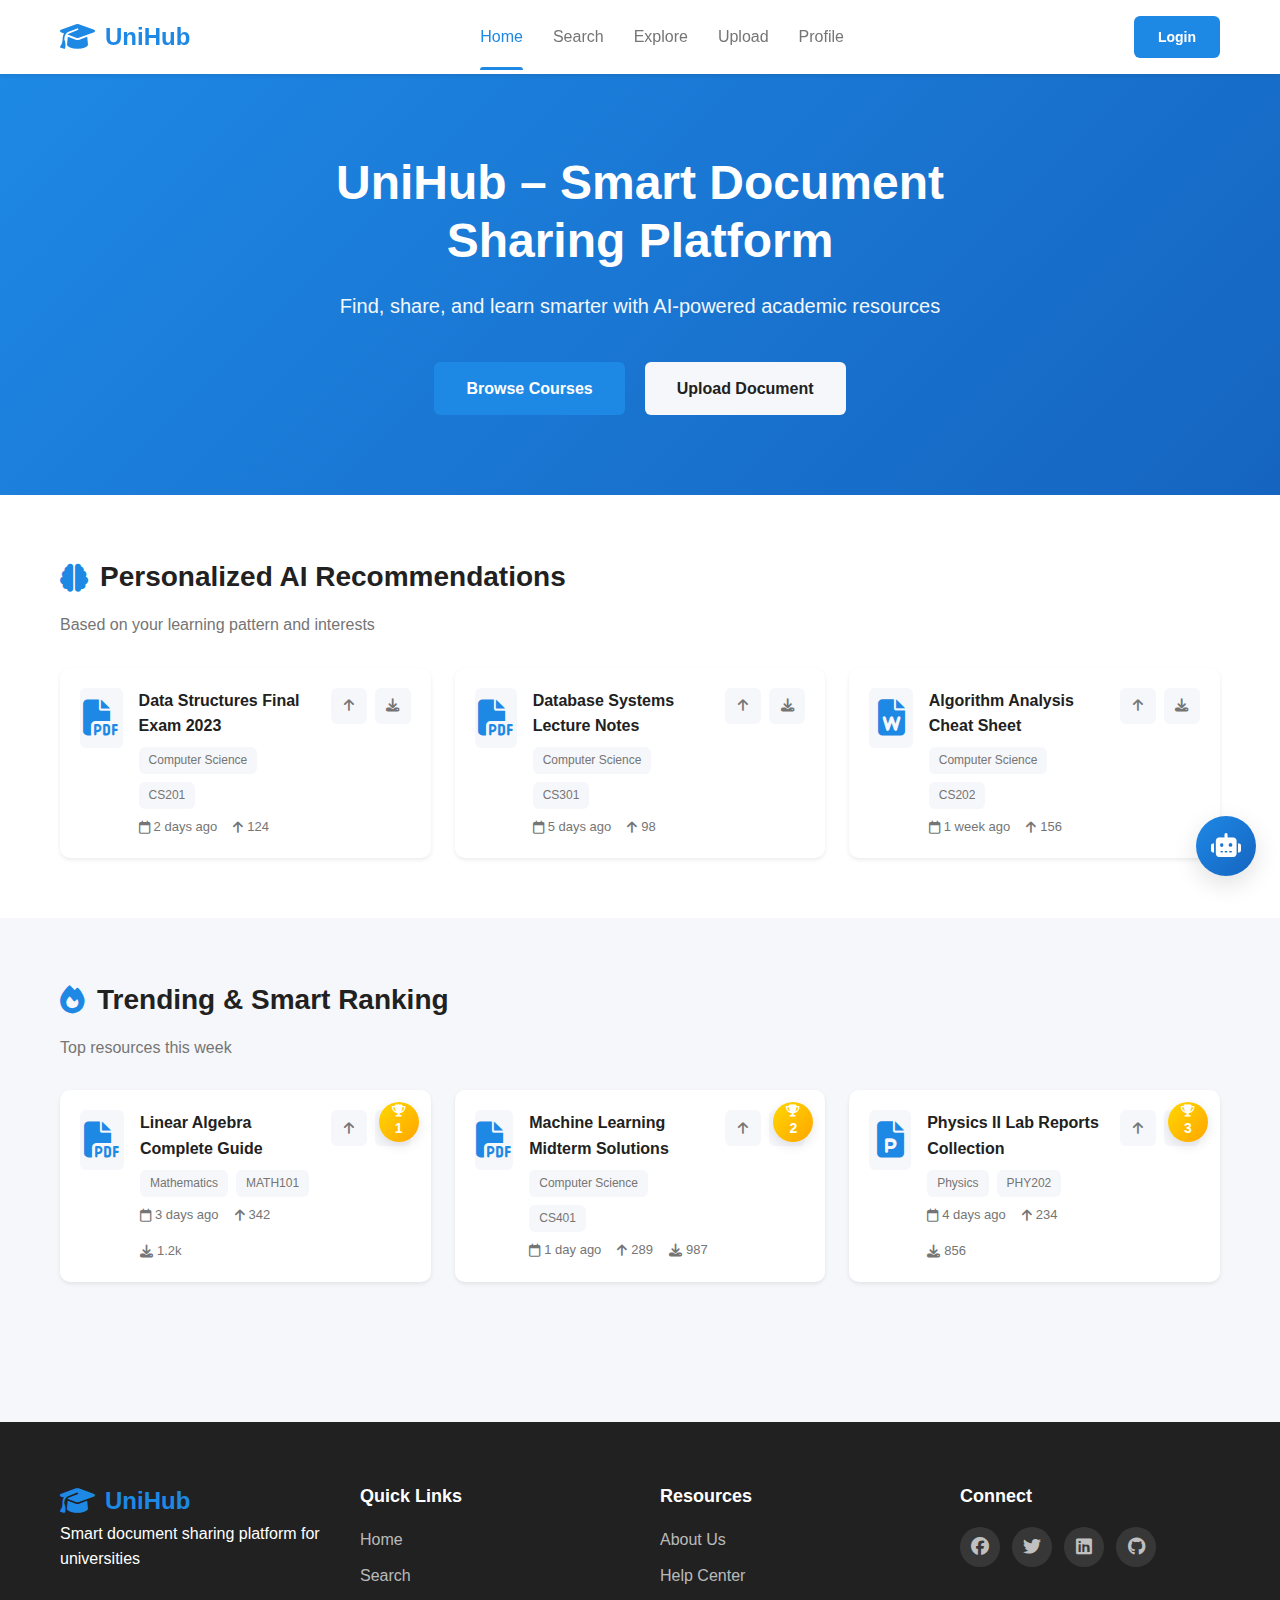
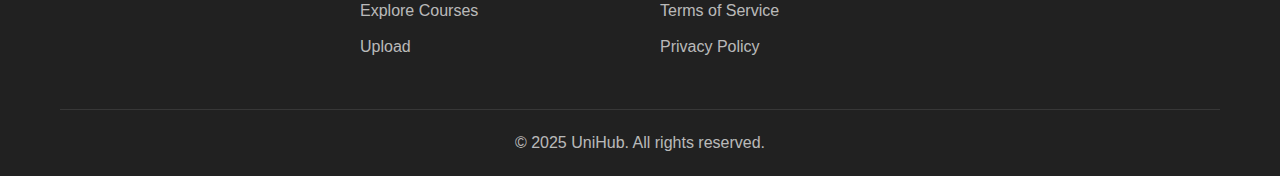
<file: public/index.html>
<!DOCTYPE html>
<html lang="en">

<head>
    <meta charset="UTF-8">
    <meta name="viewport" content="width=device-width, initial-scale=1.0">
    <title>UniHub - Smart Document Sharing Platform</title>
    <link rel="stylesheet" href="https://cdnjs.cloudflare.com/ajax/libs/font-awesome/6.4.0/css/all.min.css">
    <link rel="stylesheet" href="./css/styles.css">
</head>

<body>
    <header class="header">
        <div class="container">
            <div class="header-content">
                <div class="logo">
                    <i class="fas fa-graduation-cap"></i>
                    <span>UniHub</span>
                </div>
                <nav class="nav">
                    <a href="index.html" class="nav-link active">Home</a>
                    <a href="search.html" class="nav-link">Search</a>
                    <a href="explorer.html" class="nav-link">Explore</a>
                    <a href="upload.html" class="nav-link">Upload</a>
                    <a href="profile.html" class="nav-link">Profile</a>
                </nav>
                <a href="login.html" class="btn btn-primary">Login</a>
            </div>
        </div>
    </header>

    <section class="hero">
        <div class="container">
            <div class="hero-content">
                <h1 class="hero-title">UniHub – Smart Document Sharing Platform</h1>
                <p class="hero-subtitle">Find, share, and learn smarter with AI-powered academic resources</p>
                <div class="hero-actions">
                    <a href="explorer.html" class="btn btn-large btn-primary">Browse Courses</a>
                    <a href="upload.html" class="btn btn-large btn-secondary">Upload Document</a>
                </div>
            </div>
        </div>
    </section>

    <section class="ai-recommendations">
        <div class="container">
            <div class="section-header">
                <i class="fas fa-brain"></i>
                <h2>Personalized AI Recommendations</h2>
            </div>
            <p class="section-subtitle">Based on your learning pattern and interests</p>
            <div class="document-grid">
                <div class="document-card">
                    <div class="document-icon">
                        <i class="fas fa-file-pdf"></i>
                    </div>
                    <div class="document-content">
                        <h3>Data Structures Final Exam 2023</h3>
                        <div class="document-meta">
                            <span class="tag">Computer Science</span>
                            <span class="tag">CS201</span>
                        </div>
                        <div class="document-info">
                            <span><i class="far fa-calendar"></i> 2 days ago</span>
                            <span><i class="fas fa-arrow-up"></i> 124</span>
                        </div>
                    </div>
                    <div class="document-actions">
                        <button class="icon-btn"><i class="fas fa-arrow-up"></i></button>
                        <button class="icon-btn"><i class="fas fa-download"></i></button>
                    </div>
                </div>

                <div class="document-card">
                    <div class="document-icon">
                        <i class="fas fa-file-pdf"></i>
                    </div>
                    <div class="document-content">
                        <h3>Database Systems Lecture Notes</h3>
                        <div class="document-meta">
                            <span class="tag">Computer Science</span>
                            <span class="tag">CS301</span>
                        </div>
                        <div class="document-info">
                            <span><i class="far fa-calendar"></i> 5 days ago</span>
                            <span><i class="fas fa-arrow-up"></i> 98</span>
                        </div>
                    </div>
                    <div class="document-actions">
                        <button class="icon-btn"><i class="fas fa-arrow-up"></i></button>
                        <button class="icon-btn"><i class="fas fa-download"></i></button>
                    </div>
                </div>

                <div class="document-card">
                    <div class="document-icon">
                        <i class="fas fa-file-word"></i>
                    </div>
                    <div class="document-content">
                        <h3>Algorithm Analysis Cheat Sheet</h3>
                        <div class="document-meta">
                            <span class="tag">Computer Science</span>
                            <span class="tag">CS202</span>
                        </div>
                        <div class="document-info">
                            <span><i class="far fa-calendar"></i> 1 week ago</span>
                            <span><i class="fas fa-arrow-up"></i> 156</span>
                        </div>
                    </div>
                    <div class="document-actions">
                        <button class="icon-btn"><i class="fas fa-arrow-up"></i></button>
                        <button class="icon-btn"><i class="fas fa-download"></i></button>
                    </div>
                </div>
            </div>
        </div>
    </section>

    <section class="trending">
        <div class="container">
            <div class="section-header">
                <i class="fas fa-fire"></i>
                <h2>Trending & Smart Ranking</h2>
            </div>
            <p class="section-subtitle">Top resources this week</p>
            <div class="document-grid">
                <div class="document-card trending-card">
                    <div class="trending-badge">
                        <i class="fas fa-trophy"></i>
                        <span>1</span>
                    </div>
                    <div class="document-icon">
                        <i class="fas fa-file-pdf"></i>
                    </div>
                    <div class="document-content">
                        <h3>Linear Algebra Complete Guide</h3>
                        <div class="document-meta">
                            <span class="tag">Mathematics</span>
                            <span class="tag">MATH101</span>
                        </div>
                        <div class="document-info">
                            <span><i class="far fa-calendar"></i> 3 days ago</span>
                            <span><i class="fas fa-arrow-up"></i> 342</span>
                            <span><i class="fas fa-download"></i> 1.2k</span>
                        </div>
                    </div>
                    <div class="document-actions">
                        <button class="icon-btn"><i class="fas fa-arrow-up"></i></button>
                        <button class="icon-btn"><i class="fas fa-download"></i></button>
                    </div>
                </div>

                <div class="document-card trending-card">
                    <div class="trending-badge">
                        <i class="fas fa-trophy"></i>
                        <span>2</span>
                    </div>
                    <div class="document-icon">
                        <i class="fas fa-file-pdf"></i>
                    </div>
                    <div class="document-content">
                        <h3>Machine Learning Midterm Solutions</h3>
                        <div class="document-meta">
                            <span class="tag">Computer Science</span>
                            <span class="tag">CS401</span>
                        </div>
                        <div class="document-info">
                            <span><i class="far fa-calendar"></i> 1 day ago</span>
                            <span><i class="fas fa-arrow-up"></i> 289</span>
                            <span><i class="fas fa-download"></i> 987</span>
                        </div>
                    </div>
                    <div class="document-actions">
                        <button class="icon-btn"><i class="fas fa-arrow-up"></i></button>
                        <button class="icon-btn"><i class="fas fa-download"></i></button>
                    </div>
                </div>

                <div class="document-card trending-card">
                    <div class="trending-badge">
                        <i class="fas fa-trophy"></i>
                        <span>3</span>
                    </div>
                    <div class="document-icon">
                        <i class="fas fa-file-powerpoint"></i>
                    </div>
                    <div class="document-content">
                        <h3>Physics II Lab Reports Collection</h3>
                        <div class="document-meta">
                            <span class="tag">Physics</span>
                            <span class="tag">PHY202</span>
                        </div>
                        <div class="document-info">
                            <span><i class="far fa-calendar"></i> 4 days ago</span>
                            <span><i class="fas fa-arrow-up"></i> 234</span>
                            <span><i class="fas fa-download"></i> 856</span>
                        </div>
                    </div>
                    <div class="document-actions">
                        <button class="icon-btn"><i class="fas fa-arrow-up"></i></button>
                        <button class="icon-btn"><i class="fas fa-download"></i></button>
                    </div>
                </div>
            </div>
        </div>
    </section>

    <footer class="footer">
        <div class="container">
            <div class="footer-content">
                <div class="footer-section">
                    <div class="logo">
                        <i class="fas fa-graduation-cap"></i>
                        <span>UniHub</span>
                    </div>
                    <p>Smart document sharing platform for universities</p>
                </div>
                <div class="footer-section">
                    <h4>Quick Links</h4>
                    <ul>
                        <li><a href="index.html">Home</a></li>
                        <li><a href="search.html">Search</a></li>
                        <li><a href="explorer.html">Explore Courses</a></li>
                        <li><a href="upload.html">Upload</a></li>
                    </ul>
                </div>
                <div class="footer-section">
                    <h4>Resources</h4>
                    <ul>
                        <li><a href="#">About Us</a></li>
                        <li><a href="#">Help Center</a></li>
                        <li><a href="#">Terms of Service</a></li>
                        <li><a href="#">Privacy Policy</a></li>
                    </ul>
                </div>
                <div class="footer-section">
                    <h4>Connect</h4>
                    <div class="social-links">
                        <a href="#"><i class="fab fa-facebook"></i></a>
                        <a href="#"><i class="fab fa-twitter"></i></a>
                        <a href="#"><i class="fab fa-linkedin"></i></a>
                        <a href="#"><i class="fab fa-github"></i></a>
                    </div>
                </div>
            </div>
            <div class="footer-bottom">
                <p>&copy; 2025 UniHub. All rights reserved.</p>
            </div>
        </div>
    </footer>

    <div class="ai-chatbot" id="aiChatbot">
        <button class="chatbot-toggle" id="chatbotToggle">
            <i class="fas fa-robot"></i>
        </button>
        <div class="chatbot-window" id="chatbotWindow">
            <div class="chatbot-header">
                <div>
                    <i class="fas fa-robot"></i>
                    <span>AI Search Assistant</span>
                </div>
                <button class="chatbot-close" id="chatbotClose">
                    <i class="fas fa-times"></i>
                </button>
            </div>
            <div class="chatbot-messages" id="chatbotMessages">
                <div class="chatbot-message bot-message">
                    <div class="message-avatar">
                        <i class="fas fa-robot"></i>
                    </div>
                    <div class="message-content">
                        Hello! I'm your AI assistant. How can I help you find documents today?
                    </div>
                </div>
            </div>
            <div class="chatbot-input">
                <input type="text" placeholder="Ask me anything..." id="chatbotInput">
                <button id="chatbotSend">
                    <i class="fas fa-paper-plane"></i>
                </button>
            </div>
        </div>
    </div>

    <script src="./js/script.js"></script>
</body>

</html>
</file>
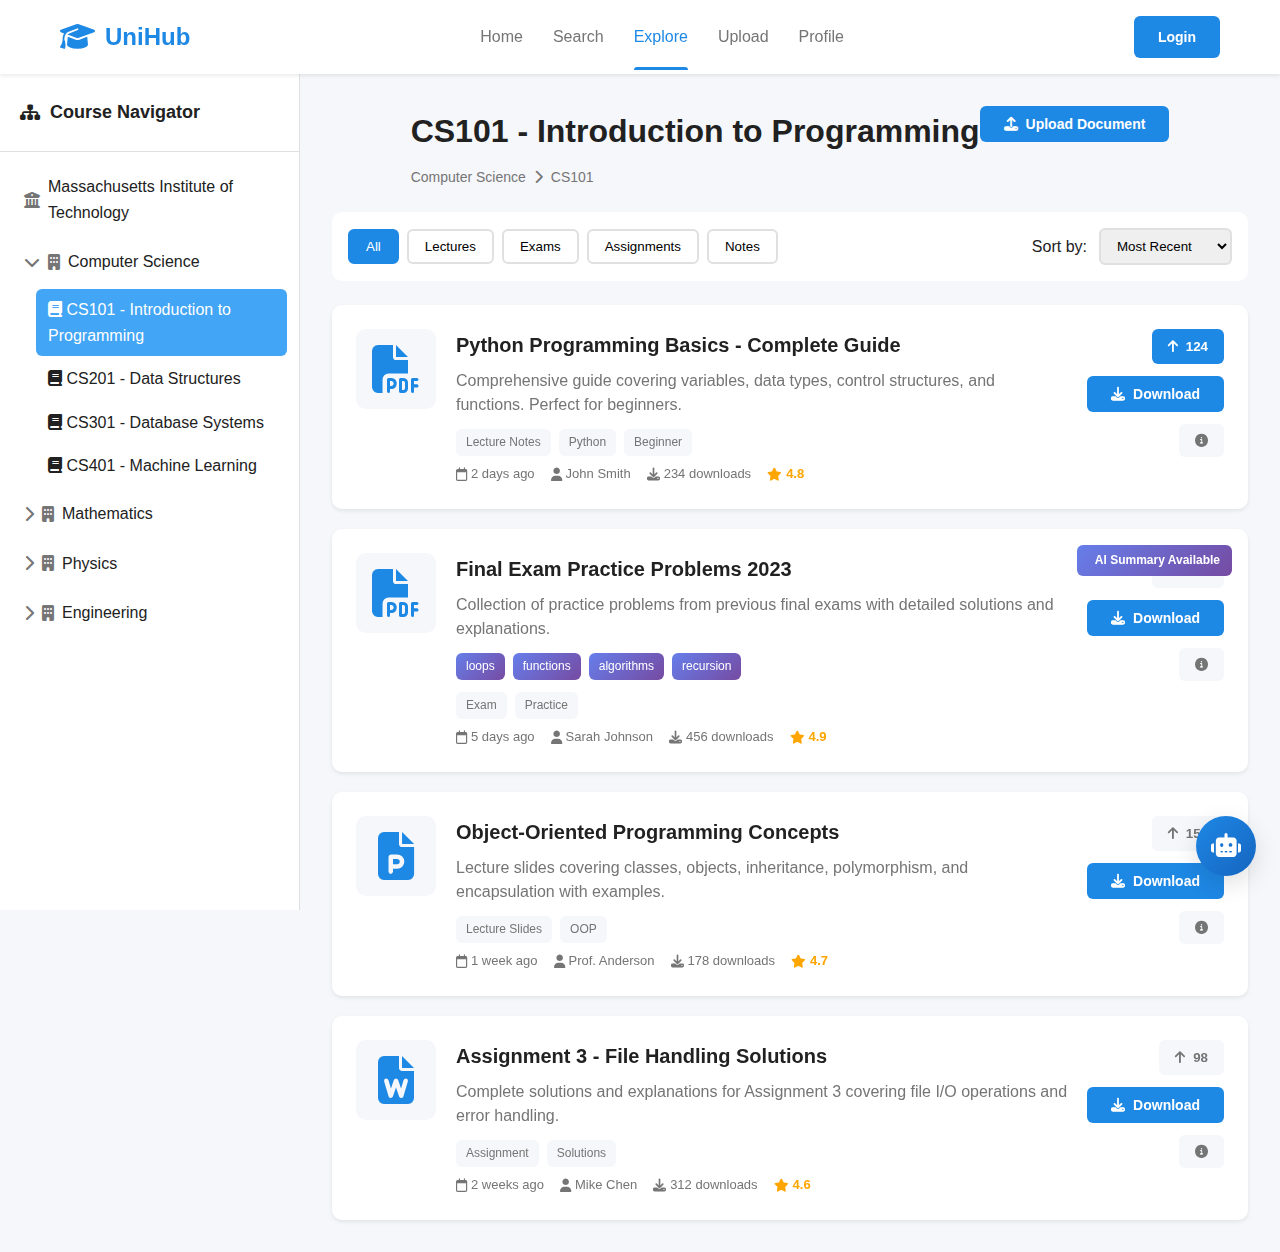
<file: public/explorer.html>
<!DOCTYPE html>
<html lang="en">
<head>
    <meta charset="UTF-8">
    <meta name="viewport" content="width=device-width, initial-scale=1.0">
    <title>Course Explorer - UniHub</title>
    <link rel="stylesheet" href="https://cdnjs.cloudflare.com/ajax/libs/font-awesome/6.4.0/css/all.min.css">
    <link rel="stylesheet" href="./css/styles.css">
</head>
<body>
    <header class="header">
        <div class="container">
            <div class="header-content">
                <div class="logo">
                    <i class="fas fa-graduation-cap"></i>
                    <span>UniHub</span>
                </div>
                <nav class="nav">
                    <a href="index.html" class="nav-link">Home</a>
                    <a href="search.html" class="nav-link">Search</a>
                    <a href="explorer.html" class="nav-link active">Explore</a>
                    <a href="upload.html" class="nav-link">Upload</a>
                    <a href="profile.html" class="nav-link">Profile</a>
                </nav>
                <a href="login.html" class="btn btn-primary">Login</a>
            </div>
        </div>
    </header>

    <div class="explorer-layout">
        <aside class="sidebar">
            <div class="sidebar-header">
                <h3><i class="fas fa-sitemap"></i> Course Navigator</h3>
            </div>
            <div class="sidebar-content">
                <div class="tree-item">
                    <div class="tree-header">
                        <i class="fas fa-university"></i>
                        <span>Massachusetts Institute of Technology</span>
                    </div>
                </div>

                <div class="tree-item">
                    <div class="tree-header" onclick="toggleTree(this)">
                        <i class="fas fa-chevron-down"></i>
                        <i class="fas fa-building"></i>
                        <span>Computer Science</span>
                    </div>
                    <div class="tree-children">
                        <div class="tree-item course-item active">
                            <i class="fas fa-book"></i>
                            <span>CS101 - Introduction to Programming</span>
                        </div>
                        <div class="tree-item course-item">
                            <i class="fas fa-book"></i>
                            <span>CS201 - Data Structures</span>
                        </div>
                        <div class="tree-item course-item">
                            <i class="fas fa-book"></i>
                            <span>CS301 - Database Systems</span>
                        </div>
                        <div class="tree-item course-item">
                            <i class="fas fa-book"></i>
                            <span>CS401 - Machine Learning</span>
                        </div>
                    </div>
                </div>

                <div class="tree-item">
                    <div class="tree-header" onclick="toggleTree(this)">
                        <i class="fas fa-chevron-right"></i>
                        <i class="fas fa-building"></i>
                        <span>Mathematics</span>
                    </div>
                    <div class="tree-children" style="display: none;">
                        <div class="tree-item course-item">
                            <i class="fas fa-book"></i>
                            <span>MATH101 - Calculus I</span>
                        </div>
                        <div class="tree-item course-item">
                            <i class="fas fa-book"></i>
                            <span>MATH201 - Linear Algebra</span>
                        </div>
                        <div class="tree-item course-item">
                            <i class="fas fa-book"></i>
                            <span>MATH301 - Probability Theory</span>
                        </div>
                    </div>
                </div>

                <div class="tree-item">
                    <div class="tree-header" onclick="toggleTree(this)">
                        <i class="fas fa-chevron-right"></i>
                        <i class="fas fa-building"></i>
                        <span>Physics</span>
                    </div>
                    <div class="tree-children" style="display: none;">
                        <div class="tree-item course-item">
                            <i class="fas fa-book"></i>
                            <span>PHY101 - Physics I</span>
                        </div>
                        <div class="tree-item course-item">
                            <i class="fas fa-book"></i>
                            <span>PHY202 - Physics II</span>
                        </div>
                    </div>
                </div>

                <div class="tree-item">
                    <div class="tree-header" onclick="toggleTree(this)">
                        <i class="fas fa-chevron-right"></i>
                        <i class="fas fa-building"></i>
                        <span>Engineering</span>
                    </div>
                    <div class="tree-children" style="display: none;">
                        <div class="tree-item course-item">
                            <i class="fas fa-book"></i>
                            <span>ENG101 - Engineering Design</span>
                        </div>
                        <div class="tree-item course-item">
                            <i class="fas fa-book"></i>
                            <span>ENG201 - Thermodynamics</span>
                        </div>
                    </div>
                </div>
            </div>
        </aside>

        <main class="main-content">
            <div class="content-header">
                <div>
                    <h1>CS101 - Introduction to Programming</h1>
                    <p class="breadcrumb">
                        <span>Computer Science</span>
                        <i class="fas fa-chevron-right"></i>
                        <span>CS101</span>
                    </p>
                </div>
                <button class="btn btn-primary">
                    <i class="fas fa-upload"></i>
                    Upload Document
                </button>
            </div>

            <div class="content-filters">
                <div class="filter-group">
                    <button class="filter-btn active">All</button>
                    <button class="filter-btn">Lectures</button>
                    <button class="filter-btn">Exams</button>
                    <button class="filter-btn">Assignments</button>
                    <button class="filter-btn">Notes</button>
                </div>
                <div class="sort-group">
                    <label>Sort by:</label>
                    <select class="sort-select">
                        <option>Most Recent</option>
                        <option>Most Popular</option>
                        <option>Highest Rated</option>
                    </select>
                </div>
            </div>

            <div class="document-list">
                <div class="document-card-large">
                    <div class="document-icon-large">
                        <i class="fas fa-file-pdf"></i>
                    </div>
                    <div class="document-content-large">
                        <h3>Python Programming Basics - Complete Guide</h3>
                        <p class="document-description">Comprehensive guide covering variables, data types, control structures, and functions. Perfect for beginners.</p>
                        <div class="document-meta">
                            <span class="tag">Lecture Notes</span>
                            <span class="tag">Python</span>
                            <span class="tag">Beginner</span>
                        </div>
                        <div class="document-info">
                            <span><i class="far fa-calendar"></i> 2 days ago</span>
                            <span><i class="fas fa-user"></i> John Smith</span>
                            <span><i class="fas fa-download"></i> 234 downloads</span>
                            <span class="rating"><i class="fas fa-star"></i> 4.8</span>
                        </div>
                    </div>
                    <div class="document-actions-large">
                        <button class="icon-btn-large upvoted">
                            <i class="fas fa-arrow-up"></i>
                            <span>124</span>
                        </button>
                        <button class="btn btn-primary">
                            <i class="fas fa-download"></i>
                            Download
                        </button>
                        <button class="icon-btn-large">
                            <i class="fas fa-info-circle"></i>
                        </button>
                    </div>
                </div>

                <div class="document-card-large">
                    <div class="ai-summary-badge">
                        <i class="fas fa-sparkles"></i>
                        <span>AI Summary Available</span>
                    </div>
                    <div class="document-icon-large">
                        <i class="fas fa-file-pdf"></i>
                    </div>
                    <div class="document-content-large">
                        <h3>Final Exam Practice Problems 2023</h3>
                        <p class="document-description">Collection of practice problems from previous final exams with detailed solutions and explanations.</p>
                        <div class="ai-keywords">
                            <span class="keyword-tag">loops</span>
                            <span class="keyword-tag">functions</span>
                            <span class="keyword-tag">algorithms</span>
                            <span class="keyword-tag">recursion</span>
                        </div>
                        <div class="document-meta">
                            <span class="tag">Exam</span>
                            <span class="tag">Practice</span>
                        </div>
                        <div class="document-info">
                            <span><i class="far fa-calendar"></i> 5 days ago</span>
                            <span><i class="fas fa-user"></i> Sarah Johnson</span>
                            <span><i class="fas fa-download"></i> 456 downloads</span>
                            <span class="rating"><i class="fas fa-star"></i> 4.9</span>
                        </div>
                    </div>
                    <div class="document-actions-large">
                        <button class="icon-btn-large">
                            <i class="fas fa-arrow-up"></i>
                            <span>289</span>
                        </button>
                        <button class="btn btn-primary">
                            <i class="fas fa-download"></i>
                            Download
                        </button>
                        <button class="icon-btn-large">
                            <i class="fas fa-info-circle"></i>
                        </button>
                    </div>
                </div>

                <div class="document-card-large">
                    <div class="document-icon-large">
                        <i class="fas fa-file-powerpoint"></i>
                    </div>
                    <div class="document-content-large">
                        <h3>Object-Oriented Programming Concepts</h3>
                        <p class="document-description">Lecture slides covering classes, objects, inheritance, polymorphism, and encapsulation with examples.</p>
                        <div class="document-meta">
                            <span class="tag">Lecture Slides</span>
                            <span class="tag">OOP</span>
                        </div>
                        <div class="document-info">
                            <span><i class="far fa-calendar"></i> 1 week ago</span>
                            <span><i class="fas fa-user"></i> Prof. Anderson</span>
                            <span><i class="fas fa-download"></i> 178 downloads</span>
                            <span class="rating"><i class="fas fa-star"></i> 4.7</span>
                        </div>
                    </div>
                    <div class="document-actions-large">
                        <button class="icon-btn-large">
                            <i class="fas fa-arrow-up"></i>
                            <span>156</span>
                        </button>
                        <button class="btn btn-primary">
                            <i class="fas fa-download"></i>
                            Download
                        </button>
                        <button class="icon-btn-large">
                            <i class="fas fa-info-circle"></i>
                        </button>
                    </div>
                </div>

                <div class="document-card-large">
                    <div class="document-icon-large">
                        <i class="fas fa-file-word"></i>
                    </div>
                    <div class="document-content-large">
                        <h3>Assignment 3 - File Handling Solutions</h3>
                        <p class="document-description">Complete solutions and explanations for Assignment 3 covering file I/O operations and error handling.</p>
                        <div class="document-meta">
                            <span class="tag">Assignment</span>
                            <span class="tag">Solutions</span>
                        </div>
                        <div class="document-info">
                            <span><i class="far fa-calendar"></i> 2 weeks ago</span>
                            <span><i class="fas fa-user"></i> Mike Chen</span>
                            <span><i class="fas fa-download"></i> 312 downloads</span>
                            <span class="rating"><i class="fas fa-star"></i> 4.6</span>
                        </div>
                    </div>
                    <div class="document-actions-large">
                        <button class="icon-btn-large">
                            <i class="fas fa-arrow-up"></i>
                            <span>98</span>
                        </button>
                        <button class="btn btn-primary">
                            <i class="fas fa-download"></i>
                            Download
                        </button>
                        <button class="icon-btn-large">
                            <i class="fas fa-info-circle"></i>
                        </button>
                    </div>
                </div>
            </div>
        </main>
    </div>

    <div class="ai-chatbot" id="aiChatbot">
        <button class="chatbot-toggle" id="chatbotToggle">
            <i class="fas fa-robot"></i>
        </button>
        <div class="chatbot-window" id="chatbotWindow">
            <div class="chatbot-header">
                <div>
                    <i class="fas fa-robot"></i>
                    <span>AI Search Assistant</span>
                </div>
                <button class="chatbot-close" id="chatbotClose">
                    <i class="fas fa-times"></i>
                </button>
            </div>
            <div class="chatbot-messages" id="chatbotMessages">
                <div class="chatbot-message bot-message">
                    <div class="message-avatar">
                        <i class="fas fa-robot"></i>
                    </div>
                    <div class="message-content">
                        Hello! I'm your AI assistant. How can I help you find documents today?
                    </div>
                </div>
            </div>
            <div class="chatbot-input">
                <input type="text" placeholder="Ask me anything..." id="chatbotInput">
                <button id="chatbotSend">
                    <i class="fas fa-paper-plane"></i>
                </button>
            </div>
        </div>
    </div>

    <script src="./js/script.js"></script>
    <script>
        function toggleTree(element) {
            const children = element.nextElementSibling;
            const icon = element.querySelector('.fa-chevron-right, .fa-chevron-down');

            if (children.style.display === 'none') {
                children.style.display = 'block';
                icon.classList.remove('fa-chevron-right');
                icon.classList.add('fa-chevron-down');
            } else {
                children.style.display = 'none';
                icon.classList.remove('fa-chevron-down');
                icon.classList.add('fa-chevron-right');
            }
        }
    </script>
</body>
</html>
</file>
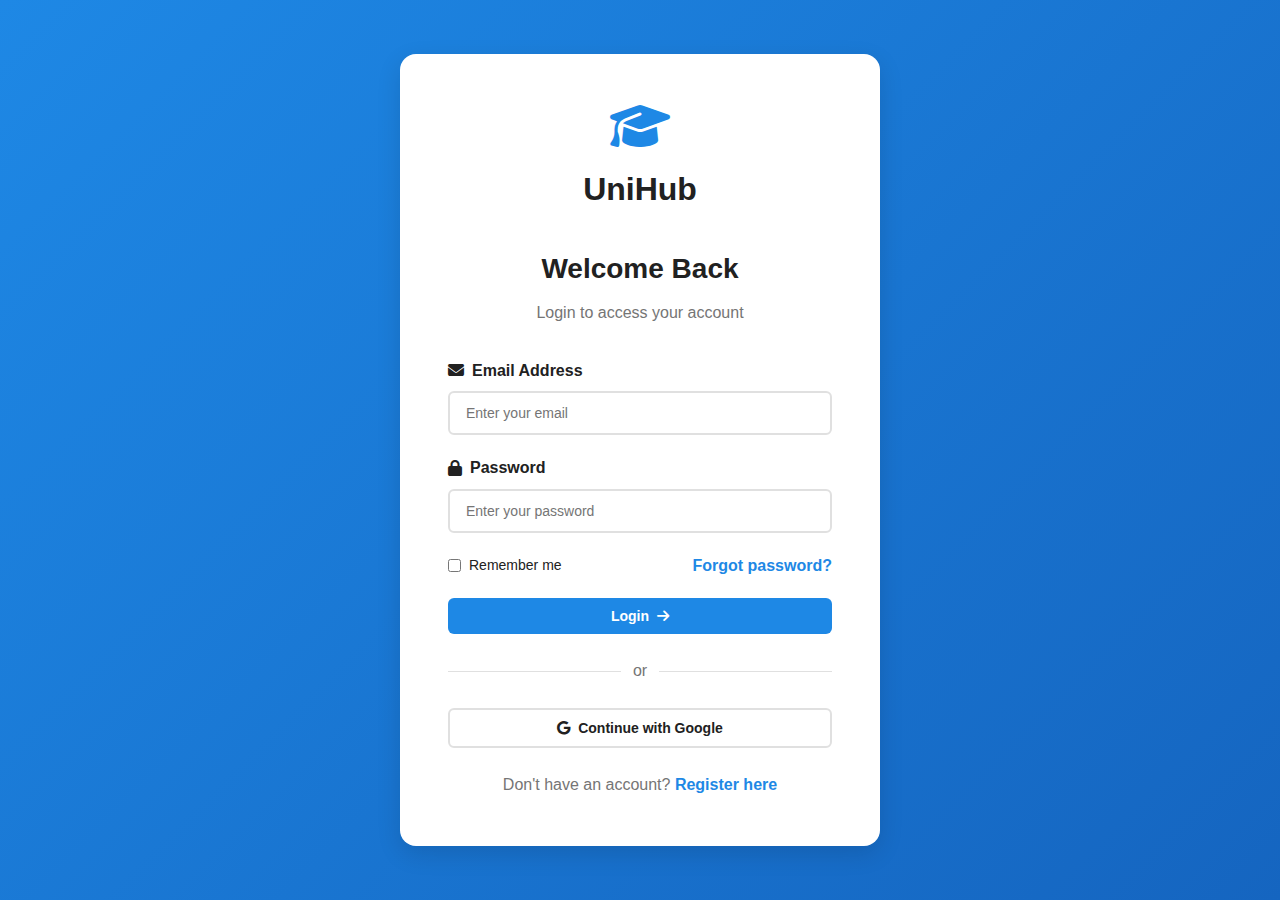
<file: public/login.html>
<!DOCTYPE html>
<html lang="en">
<head>
    <meta charset="UTF-8">
    <meta name="viewport" content="width=device-width, initial-scale=1.0">
    <title>Login - UniHub</title>
    <link rel="stylesheet" href="https://cdnjs.cloudflare.com/ajax/libs/font-awesome/6.4.0/css/all.min.css">
    <link rel="stylesheet" href="./css/styles.css">
</head>
<body class="auth-page">
    <div class="auth-container">
        <div class="auth-card">
            <div class="auth-logo">
                <i class="fas fa-graduation-cap"></i>
                <h1>UniHub</h1>
            </div>
            <h2 class="auth-title">Welcome Back</h2>
            <p class="auth-subtitle">Login to access your account</p>

            <form class="auth-form" id="loginForm">
                <div class="form-group">
                    <label for="email">
                        <i class="fas fa-envelope"></i>
                        Email Address
                    </label>
                    <input type="email" id="email" placeholder="Enter your email" required>
                </div>

                <div class="form-group">
                    <label for="password">
                        <i class="fas fa-lock"></i>
                        Password
                    </label>
                    <input type="password" id="password" placeholder="Enter your password" required>
                </div>

                <div class="form-options">
                    <label class="checkbox-label">
                        <input type="checkbox">
                        <span>Remember me</span>
                    </label>
                    <a href="#" class="link">Forgot password?</a>
                </div>

                <button type="submit" class="btn btn-primary btn-full">
                    Login
                    <i class="fas fa-arrow-right"></i>
                </button>
            </form>

            <div class="auth-divider">
                <span>or</span>
            </div>

            <button class="btn btn-social">
                <i class="fab fa-google"></i>
                Continue with Google
            </button>

            <p class="auth-switch">
                Don't have an account? <a href="register.html" class="link">Register here</a>
            </p>
        </div>
    </div>
    <script src="./js/auth.js"></script>
    <script src="./js/login.js"></script>
</body>
</html>
</file>
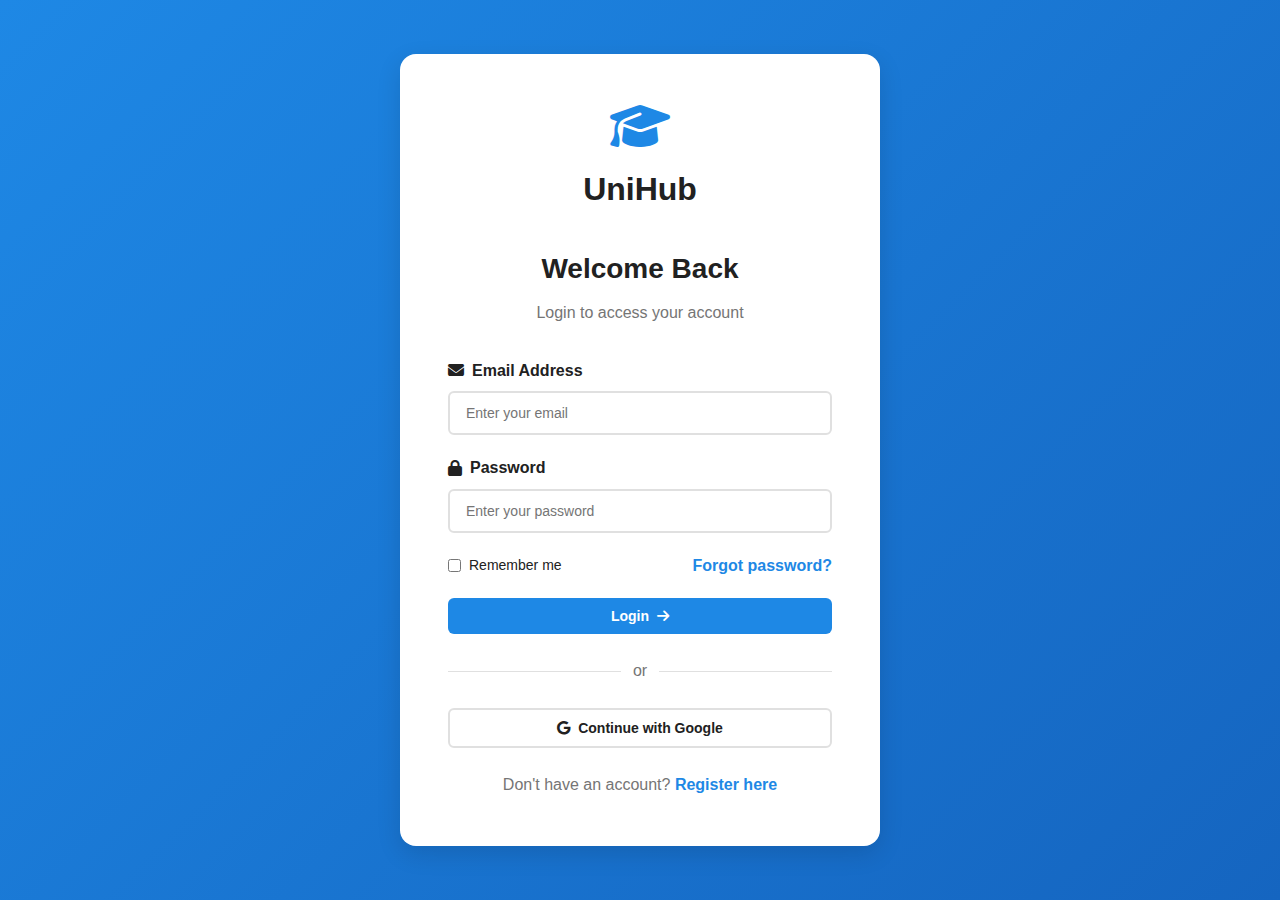
<file: public/profile.html>
<!DOCTYPE html>
<html lang="en">
<head>
    <meta charset="UTF-8">
    <meta name="viewport" content="width=device-width, initial-scale=1.0">
    <title>Profile - UniHub</title>
    <link rel="stylesheet" href="https://cdnjs.cloudflare.com/ajax/libs/font-awesome/6.4.0/css/all.min.css">
    <link rel="stylesheet" href="./css/styles.css">
</head>
<body>
    <header class="header">
        <div class="container">
            <div class="header-content">
                <div class="logo">
                    <i class="fas fa-graduation-cap"></i>
                    <span>UniHub</span>
                </div>
                <nav class="nav">
                    <a href="index.html" class="nav-link">Home</a>
                    <a href="search.html" class="nav-link">Search</a>
                    <a href="explorer.html" class="nav-link">Explore</a>
                    <a href="upload.html" class="nav-link">Upload</a>
                    <a href="profile.html" class="nav-link active">Profile</a>
                </nav>
                <a href="login.html" class="btn btn-primary">Log out</a>
            </div>
        </div>
    </header>

    <div class="profile-page">
        <div class="container">
            <div class="profile-header">
                <div class="profile-avatar">
                    <img id="profileAvatarImg" src="./data/avatars/default-avatar.png" alt="User Avatar" onerror="this.onerror=null;this.src='./data/avatars/default-avatar.png';">
                    <button class="avatar-edit">
                        <i class="fas fa-camera"></i>
                    </button>
                </div>
                <div class="profile-info">
                    <h1 id="userFullname">Loading...</h1>
                    <p class="profile-subtitle">
                        <i class="fas fa-university"></i>
                        <span id="userUniversity">Loading...</span>
                    </p>
                    <p class="profile-subtitle" id="userMajorContainer" style="display: none;">
                        <i class="fas fa-graduation-cap"></i>
                        <span id="userMajor"></span>
                    </p>
                    <div class="profile-stats">
                        <div class="stat">
                            <span class="stat-value">23</span>
                            <span class="stat-label">Uploads</span>
                        </div>
                        <div class="stat">
                            <span class="stat-value">156</span>
                            <span class="stat-label">Downloads</span>
                        </div>
                        <div class="stat">
                            <span class="stat-value">1.2k</span>
                            <span class="stat-label">Reputation</span>
                        </div>
                        <div class="stat">
                            <span class="stat-value">4.8</span>
                            <span class="stat-label">Avg Rating</span>
                        </div>
                    </div>
                </div>
                <div class="profile-actions">
                    <button class="btn btn-secondary" id="editProfileBtn">
                        <i class="fas fa-edit"></i>
                        Edit Profile
                    </button>
                    <button class="btn btn-secondary" id="settingsBtn">
                        <i class="fas fa-cog"></i>
                        Settings
                    </button>
                </div>
            </div>

            <div class="profile-content">
                <div class="profile-tabs">
                    <button class="tab-btn active" onclick="switchTab(event, 'uploads')">
                        <i class="fas fa-upload"></i>
                        My Uploads
                    </button>
                    <button class="tab-btn" onclick="switchTab(event, 'downloads')">
                        <i class="fas fa-download"></i>
                        Downloaded
                    </button>
                    <button class="tab-btn" onclick="switchTab(event, 'favorites')">
                        <i class="fas fa-heart"></i>
                        Favorites
                    </button>
                    <button class="tab-btn" onclick="switchTab(event, 'activity')">
                        <i class="fas fa-chart-line"></i>
                        Activity
                    </button>
                </div>

                <div class="tab-content active" id="uploads">
                    <div class="section-header">
                        <h2>My Uploaded Documents</h2>
                        <a href="upload.html" class="btn btn-primary">
                            <i class="fas fa-plus"></i>
                            Upload New
                        </a>
                    </div>

                    <div class="document-list">
                        <div class="document-card-large">
                            <div class="document-icon-large">
                                <i class="fas fa-file-pdf"></i>
                            </div>
                            <div class="document-content-large">
                                <h3>Python Programming Basics - Complete Guide</h3>
                                <p class="document-description">Comprehensive guide covering variables, data types, control structures, and functions.</p>
                                <div class="document-meta">
                                    <span class="tag">Computer Science</span>
                                    <span class="tag">CS101</span>
                                    <span class="tag">Lecture Notes</span>
                                </div>
                                <div class="document-info">
                                    <span><i class="far fa-calendar"></i> 2 days ago</span>
                                    <span><i class="fas fa-download"></i> 234 downloads</span>
                                    <span><i class="fas fa-arrow-up"></i> 124 upvotes</span>
                                    <span class="rating"><i class="fas fa-star"></i> 4.8</span>
                                </div>
                            </div>
                            <div class="document-actions-large">
                                <button class="btn btn-secondary">
                                    <i class="fas fa-edit"></i>
                                    Edit
                                </button>
                                <button class="btn btn-danger">
                                    <i class="fas fa-trash"></i>
                                </button>
                            </div>
                        </div>

                        <div class="document-card-large">
                            <div class="document-icon-large">
                                <i class="fas fa-file-pdf"></i>
                            </div>
                            <div class="document-content-large">
                                <h3>Data Structures Midterm Solutions</h3>
                                <p class="document-description">Complete solutions with explanations for midterm exam covering trees and graphs.</p>
                                <div class="document-meta">
                                    <span class="tag">Computer Science</span>
                                    <span class="tag">CS201</span>
                                    <span class="tag">Exam</span>
                                </div>
                                <div class="document-info">
                                    <span><i class="far fa-calendar"></i> 1 week ago</span>
                                    <span><i class="fas fa-download"></i> 189 downloads</span>
                                    <span><i class="fas fa-arrow-up"></i> 98 upvotes</span>
                                    <span class="rating"><i class="fas fa-star"></i> 4.7</span>
                                </div>
                            </div>
                            <div class="document-actions-large">
                                <button class="btn btn-secondary">
                                    <i class="fas fa-edit"></i>
                                    Edit
                                </button>
                                <button class="btn btn-danger">
                                    <i class="fas fa-trash"></i>
                                </button>
                            </div>
                        </div>

                        <div class="document-card-large">
                            <div class="document-icon-large">
                                <i class="fas fa-file-word"></i>
                            </div>
                            <div class="document-content-large">
                                <h3>Algorithm Analysis Study Guide</h3>
                                <p class="document-description">Quick reference for algorithm complexity and analysis techniques.</p>
                                <div class="document-meta">
                                    <span class="tag">Computer Science</span>
                                    <span class="tag">CS202</span>
                                    <span class="tag">Summary</span>
                                </div>
                                <div class="document-info">
                                    <span><i class="far fa-calendar"></i> 2 weeks ago</span>
                                    <span><i class="fas fa-download"></i> 312 downloads</span>
                                    <span><i class="fas fa-arrow-up"></i> 156 upvotes</span>
                                    <span class="rating"><i class="fas fa-star"></i> 4.9</span>
                                </div>
                            </div>
                            <div class="document-actions-large">
                                <button class="btn btn-secondary">
                                    <i class="fas fa-edit"></i>
                                    Edit
                                </button>
                                <button class="btn btn-danger">
                                    <i class="fas fa-trash"></i>
                                </button>
                            </div>
                        </div>
                    </div>
                </div>

                <div class="tab-content" id="downloads">
                    <div class="section-header">
                        <h2>Downloaded Documents</h2>
                    </div>

                    <div class="document-list">
                        <div class="document-card-large">
                            <div class="document-icon-large">
                                <i class="fas fa-file-pdf"></i>
                            </div>
                            <div class="document-content-large">
                                <h3>Linear Algebra Complete Guide</h3>
                                <p class="document-description">Comprehensive notes covering matrices, vector spaces, and eigenvalues.</p>
                                <div class="document-meta">
                                    <span class="tag">Mathematics</span>
                                    <span class="tag">MATH201</span>
                                </div>
                                <div class="document-info">
                                    <span><i class="far fa-calendar"></i> Downloaded 3 days ago</span>
                                    <span><i class="fas fa-user"></i> Sarah Chen</span>
                                    <span class="rating"><i class="fas fa-star"></i> 4.9</span>
                                </div>
                            </div>
                            <div class="document-actions-large">
                                <button class="btn btn-primary">
                                    <i class="fas fa-download"></i>
                                    Download Again
                                </button>
                                <button class="icon-btn-large">
                                    <i class="fas fa-heart"></i>
                                </button>
                            </div>
                        </div>

                        <div class="document-card-large">
                            <div class="document-icon-large">
                                <i class="fas fa-file-pdf"></i>
                            </div>
                            <div class="document-content-large">
                                <h3>Machine Learning Fundamentals</h3>
                                <p class="document-description">Introduction to supervised and unsupervised learning algorithms.</p>
                                <div class="document-meta">
                                    <span class="tag">Computer Science</span>
                                    <span class="tag">CS401</span>
                                </div>
                                <div class="document-info">
                                    <span><i class="far fa-calendar"></i> Downloaded 1 week ago</span>
                                    <span><i class="fas fa-user"></i> Prof. Anderson</span>
                                    <span class="rating"><i class="fas fa-star"></i> 4.8</span>
                                </div>
                            </div>
                            <div class="document-actions-large">
                                <button class="btn btn-primary">
                                    <i class="fas fa-download"></i>
                                    Download Again
                                </button>
                                <button class="icon-btn-large">
                                    <i class="fas fa-heart"></i>
                                </button>
                            </div>
                        </div>
                    </div>
                </div>

                <div class="tab-content" id="favorites">
                    <div class="section-header">
                        <h2>Favorite Documents</h2>
                    </div>
                    <div class="empty-state">
                        <i class="fas fa-heart"></i>
                        <h3>No favorites yet</h3>
                        <p>Start adding documents to your favorites by clicking the heart icon</p>
                        <a href="search.html" class="btn btn-primary">Browse Documents</a>
                    </div>
                </div>

                <div class="tab-content" id="activity">
                    <div class="section-header">
                        <h2>Activity Overview</h2>
                    </div>
                    <div class="activity-stats">
                        <div class="activity-card">
                            <i class="fas fa-chart-line"></i>
                            <h3>Total Contributions</h3>
                            <p class="activity-value">23 Documents</p>
                        </div>
                        <div class="activity-card">
                            <i class="fas fa-eye"></i>
                            <h3>Total Views</h3>
                            <p class="activity-value">3,456 Views</p>
                        </div>
                        <div class="activity-card">
                            <i class="fas fa-download"></i>
                            <h3>Total Downloads</h3>
                            <p class="activity-value">1,234 Downloads</p>
                        </div>
                        <div class="activity-card">
                            <i class="fas fa-trophy"></i>
                            <h3>Top Document</h3>
                            <p class="activity-value">Algorithm Guide</p>
                        </div>
                    </div>

                    <div class="activity-timeline">
                        <h3>Recent Activity</h3>
                        <div class="timeline-item">
                            <div class="timeline-icon">
                                <i class="fas fa-upload"></i>
                            </div>
                            <div class="timeline-content">
                                <h4>Uploaded a new document</h4>
                                <p>Python Programming Basics - Complete Guide</p>
                                <span class="timeline-date">2 days ago</span>
                            </div>
                        </div>
                        <div class="timeline-item">
                            <div class="timeline-icon">
                                <i class="fas fa-star"></i>
                            </div>
                            <div class="timeline-content">
                                <h4>Received a 5-star rating</h4>
                                <p>Data Structures Midterm Solutions</p>
                                <span class="timeline-date">5 days ago</span>
                            </div>
                        </div>
                        <div class="timeline-item">
                            <div class="timeline-icon">
                                <i class="fas fa-trophy"></i>
                            </div>
                            <div class="timeline-content">
                                <h4>Reached 1,000 reputation points</h4>
                                <p>Keep up the great work!</p>
                                <span class="timeline-date">1 week ago</span>
                            </div>
                        </div>
                    </div>
                </div>
            </div>
        </div>
    </div>

    <div class="ai-chatbot" id="aiChatbot">
        <button class="chatbot-toggle" id="chatbotToggle">
            <i class="fas fa-robot"></i>
        </button>
        <div class="chatbot-window" id="chatbotWindow">
            <div class="chatbot-header">
                <div>
                    <i class="fas fa-robot"></i>
                    <span>AI Search Assistant</span>
                </div>
                <button class="chatbot-close" id="chatbotClose">
                    <i class="fas fa-times"></i>
                </button>
            </div>
            <div class="chatbot-messages" id="chatbotMessages">
                <div class="chatbot-message bot-message">
                    <div class="message-avatar">
                        <i class="fas fa-robot"></i>
                    </div>
                    <div class="message-content">
                        Hello! I'm your AI assistant. How can I help you find documents today?
                    </div>
                </div>
            </div>
            <div class="chatbot-input">
                <input type="text" placeholder="Ask me anything..." id="chatbotInput">
                <button id="chatbotSend">
                    <i class="fas fa-paper-plane"></i>
                </button>
            </div>
        </div>
    </div>

    <!-- Edit Profile Modal -->
    <div class="modal" id="editProfileModal">
        <div class="modal-content">
            <div class="modal-header">
                <h2><i class="fas fa-edit"></i> Edit Profile</h2>
                <button class="modal-close" id="closeEditModal">
                    <i class="fas fa-times"></i>
                </button>
            </div>
            <form id="editProfileForm">
                <div class="modal-body">
                    <div class="form-group">
                        <label>
                            <i class="fas fa-image"></i>
                            Avatar
                        </label>
                        <div class="avatar-upload">
                            <img id="avatarPreview" src="./data/avatars/default-avatar.png" alt="Avatar Preview" onerror="this.onerror=null;this.src='./data/avatars/default-avatar.png';">
                            <input type="file" id="avatarInput" accept="image/*" hidden>
                            <label for="avatarInput" class="btn btn-secondary">
                                <i class="fas fa-camera"></i>
                                Change Avatar
                            </label>
                        </div>
                    </div>
                    
                    <div class="form-group">
                        <label>
                            <i class="fas fa-user"></i>
                            Full Name
                        </label>
                        <input type="text" id="editFullname" required>
                    </div>
                    
                    <div class="form-group">
                        <label>
                            <i class="fas fa-university"></i>
                            University
                        </label>
                        <select id="editUniversity" required>
                            <option value="">Select university</option>
                        </select>
                    </div>
                    
                    <div class="form-group">
                        <label>
                            <i class="fas fa-graduation-cap"></i>
                            Major/Faculty
                        </label>
                        <input type="text" id="editMajor" placeholder="e.g., Computer Science">
                    </div>
                    
                    <div class="form-group">
                        <label>
                            <i class="fas fa-info-circle"></i>
                            Bio/Introduction
                        </label>
                        <textarea id="editBio" rows="4" placeholder="Tell us about yourself..."></textarea>
                    </div>
                </div>
                <div class="modal-footer">
                    <button type="button" class="btn btn-secondary" id="cancelEditBtn">Cancel</button>
                    <button type="submit" class="btn btn-primary">
                        <i class="fas fa-save"></i>
                        Save Changes
                    </button>
                </div>
            </form>
        </div>
    </div>

    <!-- Settings Modal -->
    <div class="modal" id="settingsModal">
        <div class="modal-content">
            <div class="modal-header">
                <h2><i class="fas fa-cog"></i> Settings</h2>
                <button class="modal-close" id="closeSettingsModal">
                    <i class="fas fa-times"></i>
                </button>
            </div>
            <div class="modal-body">
                <!-- Change Password Section -->
                <div class="settings-section">
                    <h3><i class="fas fa-key"></i> Change Password</h3>
                    <form id="changePasswordForm">
                        <div class="form-group">
                            <label>Current Password</label>
                            <input type="password" id="currentPassword" required>
                        </div>
                        <div class="form-group">
                            <label>New Password</label>
                            <input type="password" id="newPassword" required minlength="6">
                        </div>
                        <div class="form-group">
                            <label>Confirm New Password</label>
                            <input type="password" id="confirmPassword" required minlength="6">
                        </div>
                        <button type="submit" class="btn btn-primary">
                            <i class="fas fa-save"></i>
                            Update Password
                        </button>
                    </form>
                </div>
                
                <!-- Theme Section -->
                <div class="settings-section">
                    <h3><i class="fas fa-palette"></i> Appearance</h3>
                    <div class="theme-toggle-container">
                        <div class="theme-toggle-label">
                            <span>Dark Mode</span>
                            <small>Switch between light and dark theme</small>
                        </div>
                        <label class="toggle-switch">
                            <input type="checkbox" id="darkModeToggle">
                            <span class="toggle-slider"></span>
                        </label>
                    </div>
                </div>
            </div>
            <div class="modal-footer">
                <button type="button" class="btn btn-secondary" id="cancelSettingsBtn">Close</button>
            </div>
        </div>
    </div>

    <script src="./js/script.js"></script>
    <script src="./js/auth.js"></script>
    <script src="./js/profile.js"></script>
    <script src="./js/profile-modals.js"></script>
    <script>
        function switchTab(event, tabName) {
            const tabContents = document.querySelectorAll('.tab-content');
            const tabBtns = document.querySelectorAll('.tab-btn');

            tabContents.forEach(content => content.classList.remove('active'));
            tabBtns.forEach(btn => btn.classList.remove('active'));

            document.getElementById(tabName).classList.add('active');
            event.currentTarget.classList.add('active');
        }
    </script>
</body>
</html>
</file>
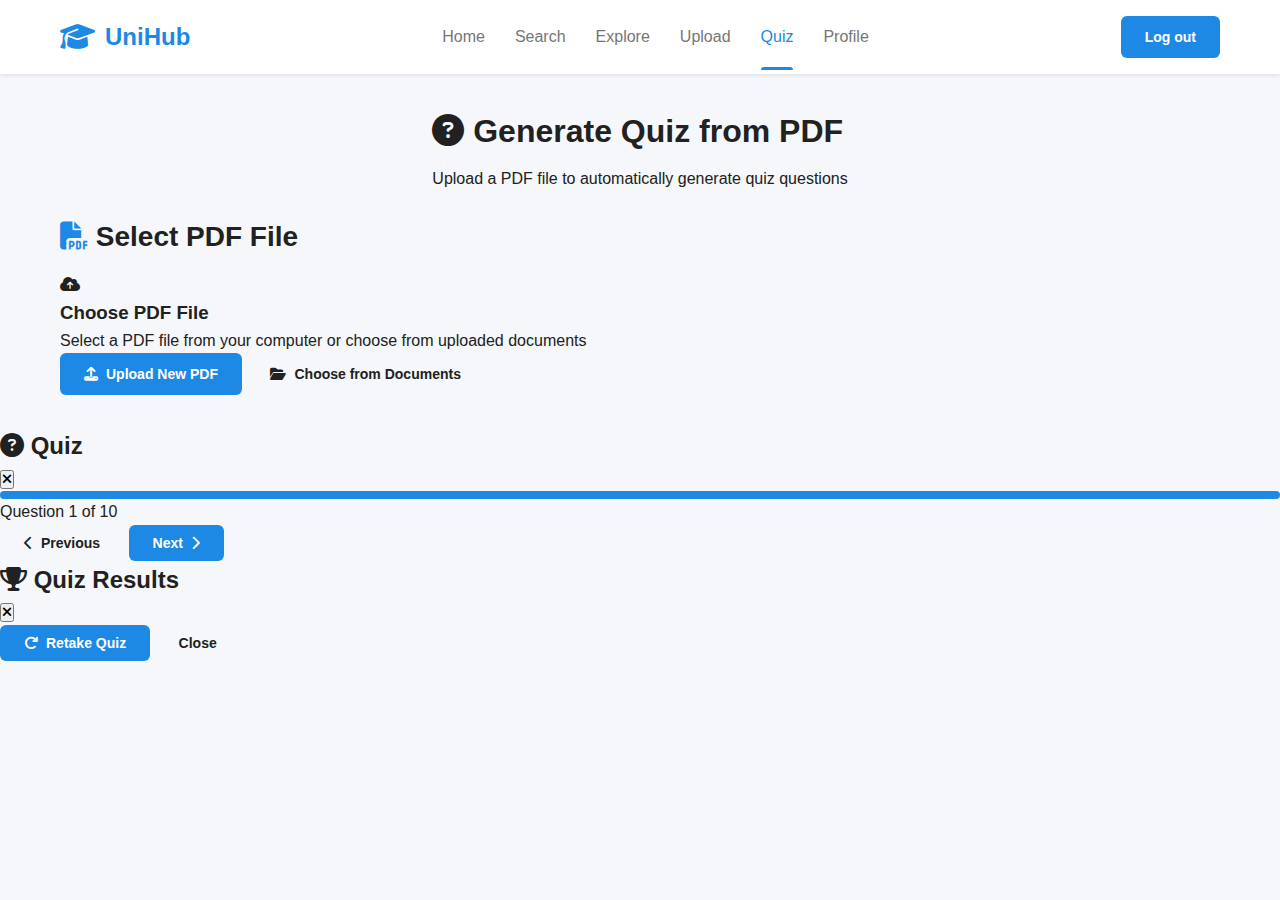
<file: public/quiz.html>
<!DOCTYPE html>
<html lang="en">

<head>
    <meta charset="UTF-8">
    <meta name="viewport" content="width=device-width, initial-scale=1.0">
    <title>Generate Quiz - UniHub</title>
    <link rel="stylesheet" href="https://cdnjs.cloudflare.com/ajax/libs/font-awesome/6.4.0/css/all.min.css">
    <link rel="stylesheet" href="./css/styles.css">
</head>

<body>
    <header class="header">
        <div class="container">
            <div class="header-content">
                <div class="logo">
                    <i class="fas fa-graduation-cap"></i>
                    <span>UniHub</span>
                </div>
                <nav class="nav">
                    <a href="index.html" class="nav-link">Home</a>
                    <a href="search.html" class="nav-link">Search</a>
                    <a href="explorer.html" class="nav-link">Explore</a>
                    <a href="upload.html" class="nav-link">Upload</a>
                    <a href="quiz.html" class="nav-link active">Quiz</a>
                    <a href="profile.html" class="nav-link">Profile</a>
                </nav>
                <a href="login.html" class="btn btn-primary">Log out</a>
            </div>
        </div>
    </header>

    <main class="main-content">
        <div class="container">
            <div class="content-header">
                <div>
                    <h1><i class="fas fa-question-circle"></i> Generate Quiz from PDF</h1>
                    <p>Upload a PDF file to automatically generate quiz questions</p>
                </div>
            </div>

            <div class="quiz-generator-container">
                <!-- File Selection Section -->
                <div class="quiz-section" id="fileSelectionSection">
                    <div class="section-header">
                        <h2><i class="fas fa-file-pdf"></i> Select PDF File</h2>
                    </div>
                    
                    <div class="file-upload-area" id="fileUploadArea">
                        <div class="upload-icon">
                            <i class="fas fa-cloud-upload-alt"></i>
                        </div>
                        <h3>Choose PDF File</h3>
                        <p>Select a PDF file from your computer or choose from uploaded documents</p>
                        
                        <div class="upload-options">
                            <label for="fileInput" class="btn btn-primary">
                                <i class="fas fa-upload"></i>
                                Upload New PDF
                            </label>
                            <input type="file" id="fileInput" accept=".pdf" hidden>
                            
                            <button class="btn btn-secondary" id="selectFromDocuments">
                                <i class="fas fa-folder-open"></i>
                                Choose from Documents
                            </button>
                        </div>
                        
                        <div id="selectedFileInfo" class="selected-file-info" style="display: none;">
                            <i class="fas fa-file-pdf"></i>
                            <span id="selectedFileName"></span>
                            <button class="btn btn-small btn-secondary" id="clearSelection">
                                <i class="fas fa-times"></i>
                            </button>
                        </div>
                    </div>

                    <!-- Document List (if choosing from existing) -->
                    <div id="documentListSection" class="document-list-section" style="display: none;">
                        <h3>Select from Uploaded Documents</h3>
                        <div id="documentList" class="document-grid">
                            <p class="loading-text">Loading documents...</p>
                        </div>
                    </div>

                    <!-- Quiz Settings -->
                    <div class="quiz-settings" id="quizSettings" style="display: none;">
                        <h3><i class="fas fa-cog"></i> Quiz Settings</h3>
                        <div class="form-group">
                            <label>
                                <i class="fas fa-list-ol"></i>
                                Number of Questions
                            </label>
                            <input type="number" id="numQuestions" min="1" max="50" value="10" required>
                        </div>
                        <button class="btn btn-primary btn-large" id="generateQuizBtn">
                            <i class="fas fa-magic"></i>
                            Generate Quiz
                        </button>
                    </div>
                </div>

                <!-- Loading Section -->
                <div class="quiz-section" id="loadingSection" style="display: none;">
                    <div class="loading-container">
                        <div class="spinner"></div>
                        <h3>Generating Quiz...</h3>
                        <p id="loadingMessage">Processing your PDF file and generating questions. This may take a few moments.</p>
                    </div>
                </div>

                <!-- Quiz Results Section -->
                <div class="quiz-section" id="quizResultsSection" style="display: none;">
                    <div class="section-header">
                        <h2><i class="fas fa-check-circle"></i> Document Processed Successfully</h2>
                        <div class="quiz-actions">
                            <button class="btn btn-secondary" id="downloadQuizBtn">
                                <i class="fas fa-download"></i>
                                Download JSON
                            </button>
                            <button class="btn btn-primary" id="startQuizBtn">
                                <i class="fas fa-play"></i>
                                Start Quiz
                            </button>
                        </div>
                    </div>
                    
                    <!-- Summary Section -->
                    <div id="summarySection" class="result-section" style="display: none;">
                        <div class="section-header-small">
                            <h3><i class="fas fa-file-alt"></i> Document Summary</h3>
                        </div>
                        <div id="summaryContent" class="summary-content">
                            <!-- Summary will be displayed here -->
                        </div>
                    </div>
                    
                    <!-- Keywords Section -->
                    <div id="keywordsSection" class="result-section" style="display: none;">
                        <div class="section-header-small">
                            <h3><i class="fas fa-tags"></i> Key Terms</h3>
                        </div>
                        <div id="keywordsContent" class="keywords-content">
                            <!-- Keywords will be displayed here -->
                        </div>
                    </div>
                    
                    <!-- Quiz Preview Section -->
                    <div id="quizPreviewSection" class="result-section" style="display: none;">
                        <div class="section-header-small">
                            <h3><i class="fas fa-question-circle"></i> Generated Quiz</h3>
                        </div>
                        <div id="quizPreview" class="quiz-preview">
                            <!-- Quiz will be displayed here -->
                        </div>
                    </div>
                </div>
            </div>
        </div>
    </main>

    <!-- Quiz Taking Modal -->
    <div class="modal" id="quizTakingModal">
        <div class="modal-content modal-quiz">
            <div class="modal-header">
                <h2 id="quizModalTitle"><i class="fas fa-question-circle"></i> Quiz</h2>
                <button class="modal-close" id="closeQuizModal">
                    <i class="fas fa-times"></i>
                </button>
            </div>
            <div class="modal-body quiz-taking-body">
                <!-- Quiz Progress -->
                <div class="quiz-progress">
                    <div class="progress-bar">
                        <div class="progress-fill" id="progressFill"></div>
                    </div>
                    <span class="progress-text" id="progressText">Question 1 of 10</span>
                </div>

                <!-- Quiz Timer (optional) -->
                <div class="quiz-timer" id="quizTimer" style="display: none;">
                    <i class="fas fa-clock"></i>
                    <span id="timerText">00:00</span>
                </div>

                <!-- Current Question -->
                <div id="quizQuestionContainer" class="quiz-question-container">
                    <!-- Questions will be loaded here -->
                </div>

                <!-- Quiz Navigation -->
                <div class="quiz-navigation">
                    <button class="btn btn-secondary" id="prevQuestionBtn" disabled>
                        <i class="fas fa-chevron-left"></i> Previous
                    </button>
                    <button class="btn btn-primary" id="nextQuestionBtn">
                        Next <i class="fas fa-chevron-right"></i>
                    </button>
                    <button class="btn btn-success" id="submitQuizBtn" style="display: none;">
                        <i class="fas fa-check"></i> Submit Quiz
                    </button>
                </div>
            </div>
        </div>
    </div>

    <!-- Quiz Results Modal -->
    <div class="modal" id="quizResultsModal">
        <div class="modal-content modal-quiz">
            <div class="modal-header">
                <h2><i class="fas fa-trophy"></i> Quiz Results</h2>
                <button class="modal-close" id="closeResultsModal">
                    <i class="fas fa-times"></i>
                </button>
            </div>
            <div class="modal-body">
                <div class="quiz-results-content" id="quizResultsContent">
                    <!-- Results will be displayed here -->
                </div>
                <div class="quiz-results-actions">
                    <button class="btn btn-primary" id="retakeQuizBtn">
                        <i class="fas fa-redo"></i> Retake Quiz
                    </button>
                    <button class="btn btn-secondary" id="closeResultsBtn">
                        Close
                    </button>
                </div>
            </div>
        </div>
    </div>

    <script src="./js/auth.js"></script>
    <script src="./js/script.js"></script>
    <script src="./js/quiz.js"></script>
</body>

</html>
</file>
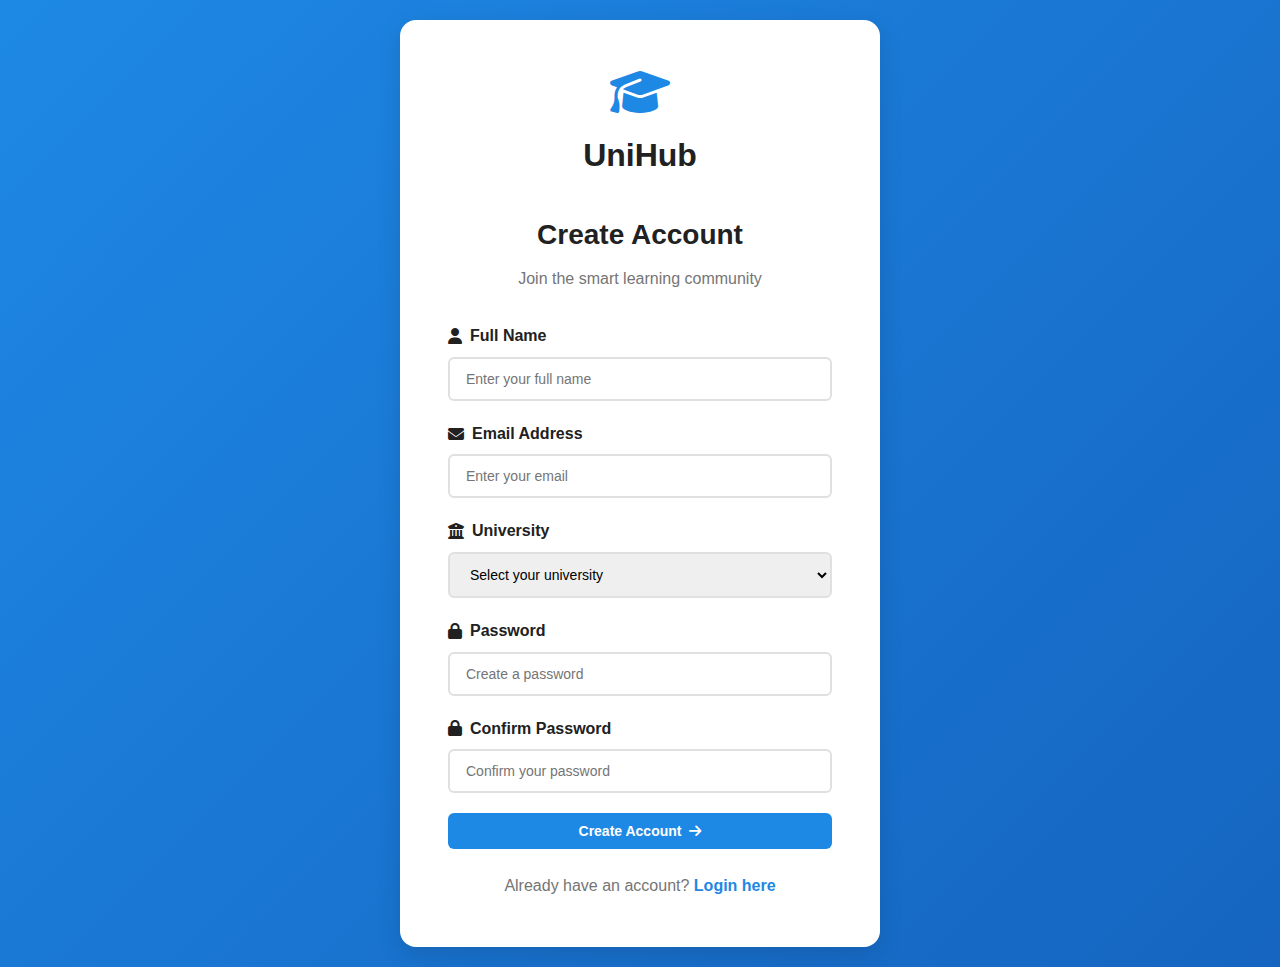
<file: public/register.html>
<!DOCTYPE html>
<html lang="en">
<head>
    <meta charset="UTF-8">
    <meta name="viewport" content="width=device-width, initial-scale=1.0">
    <title>Register - UniHub</title>
    <link rel="stylesheet" href="https://cdnjs.cloudflare.com/ajax/libs/font-awesome/6.4.0/css/all.min.css">
    <link rel="stylesheet" href="./css/styles.css">
</head>
<body class="auth-page">
    <div class="auth-container">
        <div class="auth-card">
            <div class="auth-logo">
                <i class="fas fa-graduation-cap"></i>
                <h1>UniHub</h1>
            </div>
            <h2 class="auth-title">Create Account</h2>
            <p class="auth-subtitle">Join the smart learning community</p>

            <form class="auth-form" id="registerForm">
                <div class="form-group">
                    <label for="fullname">
                        <i class="fas fa-user"></i>
                        Full Name
                    </label>
                    <input type="text" id="fullname" placeholder="Enter your full name" required>
                </div>

                <div class="form-group">
                    <label for="email">
                        <i class="fas fa-envelope"></i>
                        Email Address
                    </label>
                    <input type="email" id="email" placeholder="Enter your email" required>
                </div>

                <div class="form-group">
                    <label for="university">
                        <i class="fas fa-university"></i>
                        University
                    </label>
                    <select id="university" required>
                        <option value="">Select your university</option>
                    </select>
                </div>

                <div class="form-group">
                    <label for="password">
                        <i class="fas fa-lock"></i>
                        Password
                    </label>
                    <input type="password" id="password" placeholder="Create a password" required>
                </div>

                <div class="form-group">
                    <label for="confirmPassword">
                        <i class="fas fa-lock"></i>
                        Confirm Password
                    </label>
                    <input type="password" id="confirmPassword" placeholder="Confirm your password" required>
                </div>

                <button type="submit" class="btn btn-primary btn-full">
                    Create Account
                    <i class="fas fa-arrow-right"></i>
                </button>
            </form>

            <p class="auth-switch">
                Already have an account? <a href="login.html" class="link">Login here</a>
            </p>
        </div>
    </div>
    <script src="./js/auth.js"></script>
    <script src="./js/register.js"></script>
</body>
</html>
</file>
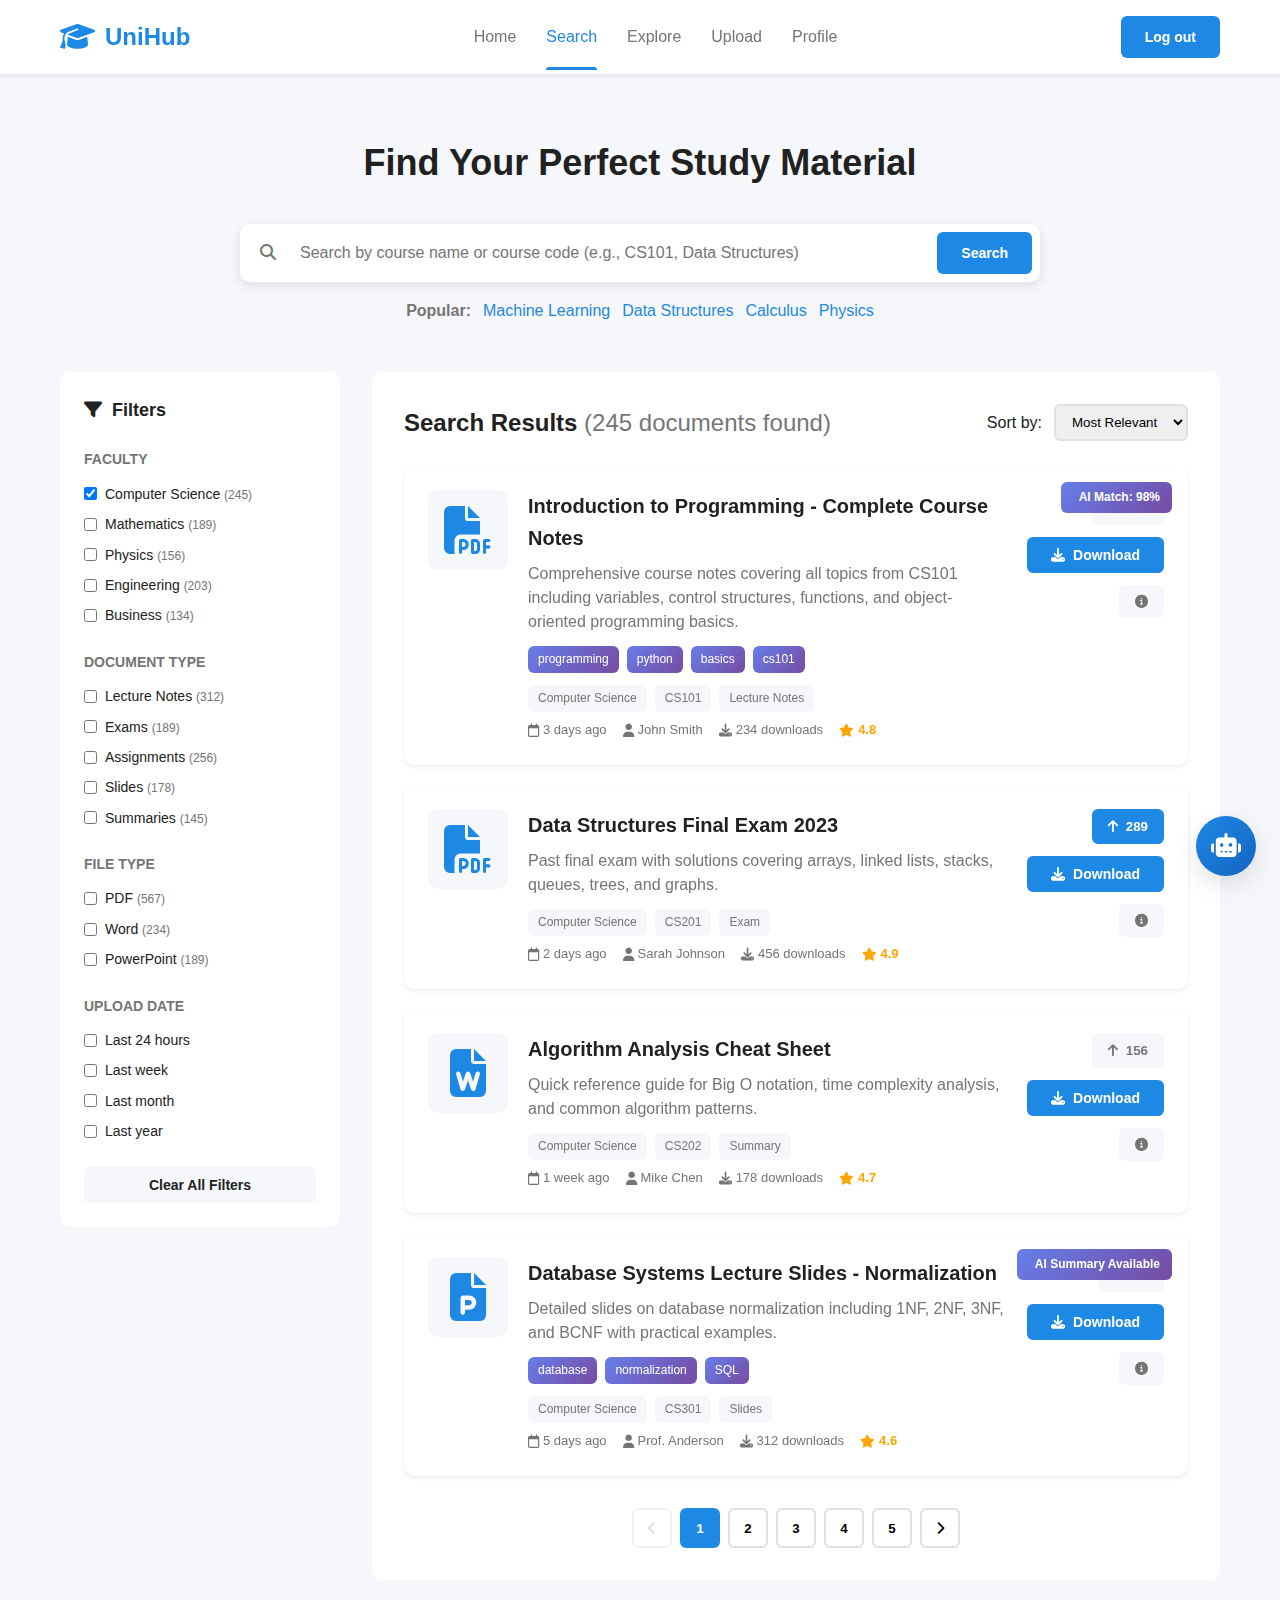
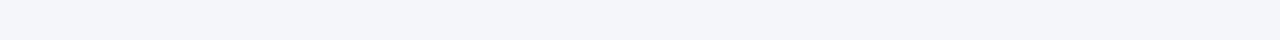
<file: public/search.html>
<!DOCTYPE html>
<html lang="en">
<head>
    <meta charset="UTF-8">
    <meta name="viewport" content="width=device-width, initial-scale=1.0">
    <title>Search - UniHub</title>
    <link rel="stylesheet" href="https://cdnjs.cloudflare.com/ajax/libs/font-awesome/6.4.0/css/all.min.css">
    <link rel="stylesheet" href="./css/styles.css">
</head>
<body>
    <header class="header">
        <div class="container">
            <div class="header-content">
                <div class="logo">
                    <i class="fas fa-graduation-cap"></i>
                    <span>UniHub</span>
                </div>
                <nav class="nav">
                    <a href="index.html" class="nav-link">Home</a>
                    <a href="search.html" class="nav-link active">Search</a>
                    <a href="explorer.html" class="nav-link">Explore</a>
                    <a href="upload.html" class="nav-link">Upload</a>
                    <a href="profile.html" class="nav-link">Profile</a>
                </nav>
                <a href="login.html" class="btn btn-primary">Log out</a>
            </div>
        </div>
    </header>

    <div class="search-page">
        <div class="container">
            <div class="search-hero">
                <h1>Find Your Perfect Study Material</h1>
                <div class="search-box-large">
                    <i class="fas fa-search"></i>
                    <input type="text" placeholder="Search by course name or course code (e.g., CS101, Data Structures)">
                    <button class="btn btn-primary">Search</button>
                </div>
                <div class="quick-searches">
                    <span>Popular:</span>
                    <a href="#">Machine Learning</a>
                    <a href="#">Data Structures</a>
                    <a href="#">Calculus</a>
                    <a href="#">Physics</a>
                </div>
            </div>

            <div class="search-layout">
                <aside class="search-filters">
                    <h3><i class="fas fa-filter"></i> Filters</h3>

                    <div class="filter-section">
                        <h4>Faculty</h4>
                        <label class="checkbox-label">
                            <input type="checkbox" checked>
                            <span>Computer Science <span class="count">(245)</span></span>
                        </label>
                        <label class="checkbox-label">
                            <input type="checkbox">
                            <span>Mathematics <span class="count">(189)</span></span>
                        </label>
                        <label class="checkbox-label">
                            <input type="checkbox">
                            <span>Physics <span class="count">(156)</span></span>
                        </label>
                        <label class="checkbox-label">
                            <input type="checkbox">
                            <span>Engineering <span class="count">(203)</span></span>
                        </label>
                        <label class="checkbox-label">
                            <input type="checkbox">
                            <span>Business <span class="count">(134)</span></span>
                        </label>
                    </div>

                    <div class="filter-section">
                        <h4>Document Type</h4>
                        <label class="checkbox-label">
                            <input type="checkbox">
                            <span>Lecture Notes <span class="count">(312)</span></span>
                        </label>
                        <label class="checkbox-label">
                            <input type="checkbox">
                            <span>Exams <span class="count">(189)</span></span>
                        </label>
                        <label class="checkbox-label">
                            <input type="checkbox">
                            <span>Assignments <span class="count">(256)</span></span>
                        </label>
                        <label class="checkbox-label">
                            <input type="checkbox">
                            <span>Slides <span class="count">(178)</span></span>
                        </label>
                        <label class="checkbox-label">
                            <input type="checkbox">
                            <span>Summaries <span class="count">(145)</span></span>
                        </label>
                    </div>

                    <div class="filter-section">
                        <h4>File Type</h4>
                        <label class="checkbox-label">
                            <input type="checkbox">
                            <span>PDF <span class="count">(567)</span></span>
                        </label>
                        <label class="checkbox-label">
                            <input type="checkbox">
                            <span>Word <span class="count">(234)</span></span>
                        </label>
                        <label class="checkbox-label">
                            <input type="checkbox">
                            <span>PowerPoint <span class="count">(189)</span></span>
                        </label>
                    </div>

                    <div class="filter-section">
                        <h4>Upload Date</h4>
                        <label class="checkbox-label">
                            <input type="checkbox">
                            <span>Last 24 hours</span>
                        </label>
                        <label class="checkbox-label">
                            <input type="checkbox">
                            <span>Last week</span>
                        </label>
                        <label class="checkbox-label">
                            <input type="checkbox">
                            <span>Last month</span>
                        </label>
                        <label class="checkbox-label">
                            <input type="checkbox">
                            <span>Last year</span>
                        </label>
                    </div>

                    <button class="btn btn-secondary btn-full">Clear All Filters</button>
                </aside>

                <div class="search-results">
                    <div class="results-header">
                        <h2>Search Results <span class="results-count">(245 documents found)</span></h2>
                        <div class="sort-group">
                            <label>Sort by:</label>
                            <select class="sort-select">
                                <option>Most Relevant</option>
                                <option>Most Recent</option>
                                <option>Most Popular</option>
                                <option>Highest Rated</option>
                            </select>
                        </div>
                    </div>

                    <div class="document-list">
                        <div class="document-card-large">
                            <div class="ai-summary-badge">
                                <i class="fas fa-sparkles"></i>
                                <span>AI Match: 98%</span>
                            </div>
                            <div class="document-icon-large">
                                <i class="fas fa-file-pdf"></i>
                            </div>
                            <div class="document-content-large">
                                <h3>Introduction to Programming - Complete Course Notes</h3>
                                <p class="document-description">Comprehensive course notes covering all topics from CS101 including variables, control structures, functions, and object-oriented programming basics.</p>
                                <div class="ai-keywords">
                                    <span class="keyword-tag">programming</span>
                                    <span class="keyword-tag">python</span>
                                    <span class="keyword-tag">basics</span>
                                    <span class="keyword-tag">cs101</span>
                                </div>
                                <div class="document-meta">
                                    <span class="tag">Computer Science</span>
                                    <span class="tag">CS101</span>
                                    <span class="tag">Lecture Notes</span>
                                </div>
                                <div class="document-info">
                                    <span><i class="far fa-calendar"></i> 3 days ago</span>
                                    <span><i class="fas fa-user"></i> John Smith</span>
                                    <span><i class="fas fa-download"></i> 234 downloads</span>
                                    <span class="rating"><i class="fas fa-star"></i> 4.8</span>
                                </div>
                            </div>
                            <div class="document-actions-large">
                                <button class="icon-btn-large">
                                    <i class="fas fa-arrow-up"></i>
                                    <span>124</span>
                                </button>
                                <button class="btn btn-primary">
                                    <i class="fas fa-download"></i>
                                    Download
                                </button>
                                <button class="icon-btn-large">
                                    <i class="fas fa-info-circle"></i>
                                </button>
                            </div>
                        </div>

                        <div class="document-card-large">
                            <div class="document-icon-large">
                                <i class="fas fa-file-pdf"></i>
                            </div>
                            <div class="document-content-large">
                                <h3>Data Structures Final Exam 2023</h3>
                                <p class="document-description">Past final exam with solutions covering arrays, linked lists, stacks, queues, trees, and graphs.</p>
                                <div class="document-meta">
                                    <span class="tag">Computer Science</span>
                                    <span class="tag">CS201</span>
                                    <span class="tag">Exam</span>
                                </div>
                                <div class="document-info">
                                    <span><i class="far fa-calendar"></i> 2 days ago</span>
                                    <span><i class="fas fa-user"></i> Sarah Johnson</span>
                                    <span><i class="fas fa-download"></i> 456 downloads</span>
                                    <span class="rating"><i class="fas fa-star"></i> 4.9</span>
                                </div>
                            </div>
                            <div class="document-actions-large">
                                <button class="icon-btn-large upvoted">
                                    <i class="fas fa-arrow-up"></i>
                                    <span>289</span>
                                </button>
                                <button class="btn btn-primary">
                                    <i class="fas fa-download"></i>
                                    Download
                                </button>
                                <button class="icon-btn-large">
                                    <i class="fas fa-info-circle"></i>
                                </button>
                            </div>
                        </div>

                        <div class="document-card-large">
                            <div class="document-icon-large">
                                <i class="fas fa-file-word"></i>
                            </div>
                            <div class="document-content-large">
                                <h3>Algorithm Analysis Cheat Sheet</h3>
                                <p class="document-description">Quick reference guide for Big O notation, time complexity analysis, and common algorithm patterns.</p>
                                <div class="document-meta">
                                    <span class="tag">Computer Science</span>
                                    <span class="tag">CS202</span>
                                    <span class="tag">Summary</span>
                                </div>
                                <div class="document-info">
                                    <span><i class="far fa-calendar"></i> 1 week ago</span>
                                    <span><i class="fas fa-user"></i> Mike Chen</span>
                                    <span><i class="fas fa-download"></i> 178 downloads</span>
                                    <span class="rating"><i class="fas fa-star"></i> 4.7</span>
                                </div>
                            </div>
                            <div class="document-actions-large">
                                <button class="icon-btn-large">
                                    <i class="fas fa-arrow-up"></i>
                                    <span>156</span>
                                </button>
                                <button class="btn btn-primary">
                                    <i class="fas fa-download"></i>
                                    Download
                                </button>
                                <button class="icon-btn-large">
                                    <i class="fas fa-info-circle"></i>
                                </button>
                            </div>
                        </div>

                        <div class="document-card-large">
                            <div class="ai-summary-badge">
                                <i class="fas fa-sparkles"></i>
                                <span>AI Summary Available</span>
                            </div>
                            <div class="document-icon-large">
                                <i class="fas fa-file-powerpoint"></i>
                            </div>
                            <div class="document-content-large">
                                <h3>Database Systems Lecture Slides - Normalization</h3>
                                <p class="document-description">Detailed slides on database normalization including 1NF, 2NF, 3NF, and BCNF with practical examples.</p>
                                <div class="ai-keywords">
                                    <span class="keyword-tag">database</span>
                                    <span class="keyword-tag">normalization</span>
                                    <span class="keyword-tag">SQL</span>
                                </div>
                                <div class="document-meta">
                                    <span class="tag">Computer Science</span>
                                    <span class="tag">CS301</span>
                                    <span class="tag">Slides</span>
                                </div>
                                <div class="document-info">
                                    <span><i class="far fa-calendar"></i> 5 days ago</span>
                                    <span><i class="fas fa-user"></i> Prof. Anderson</span>
                                    <span><i class="fas fa-download"></i> 312 downloads</span>
                                    <span class="rating"><i class="fas fa-star"></i> 4.6</span>
                                </div>
                            </div>
                            <div class="document-actions-large">
                                <button class="icon-btn-large">
                                    <i class="fas fa-arrow-up"></i>
                                    <span>98</span>
                                </button>
                                <button class="btn btn-primary">
                                    <i class="fas fa-download"></i>
                                    Download
                                </button>
                                <button class="icon-btn-large">
                                    <i class="fas fa-info-circle"></i>
                                </button>
                            </div>
                        </div>
                    </div>

                    <div class="pagination">
                        <button class="page-btn" disabled><i class="fas fa-chevron-left"></i></button>
                        <button class="page-btn active">1</button>
                        <button class="page-btn">2</button>
                        <button class="page-btn">3</button>
                        <button class="page-btn">4</button>
                        <button class="page-btn">5</button>
                        <button class="page-btn"><i class="fas fa-chevron-right"></i></button>
                    </div>
                </div>
            </div>
        </div>
    </div>

    <div class="ai-chatbot" id="aiChatbot">
        <button class="chatbot-toggle" id="chatbotToggle">
            <i class="fas fa-robot"></i>
        </button>
        <div class="chatbot-window" id="chatbotWindow">
            <div class="chatbot-header">
                <div>
                    <i class="fas fa-robot"></i>
                    <span>AI Search Assistant</span>
                </div>
                <button class="chatbot-close" id="chatbotClose">
                    <i class="fas fa-times"></i>
                </button>
            </div>
            <div class="chatbot-messages" id="chatbotMessages">
                <div class="chatbot-message bot-message">
                    <div class="message-avatar">
                        <i class="fas fa-robot"></i>
                    </div>
                    <div class="message-content">
                        Hello! I'm your AI assistant. How can I help you find documents today?
                    </div>
                </div>
            </div>
            <div class="chatbot-input">
                <input type="text" placeholder="Ask me anything..." id="chatbotInput">
                <button id="chatbotSend">
                    <i class="fas fa-paper-plane"></i>
                </button>
            </div>
        </div>
    </div>

    <script src="./js/script.js"></script>
</body>
</html>
</file>
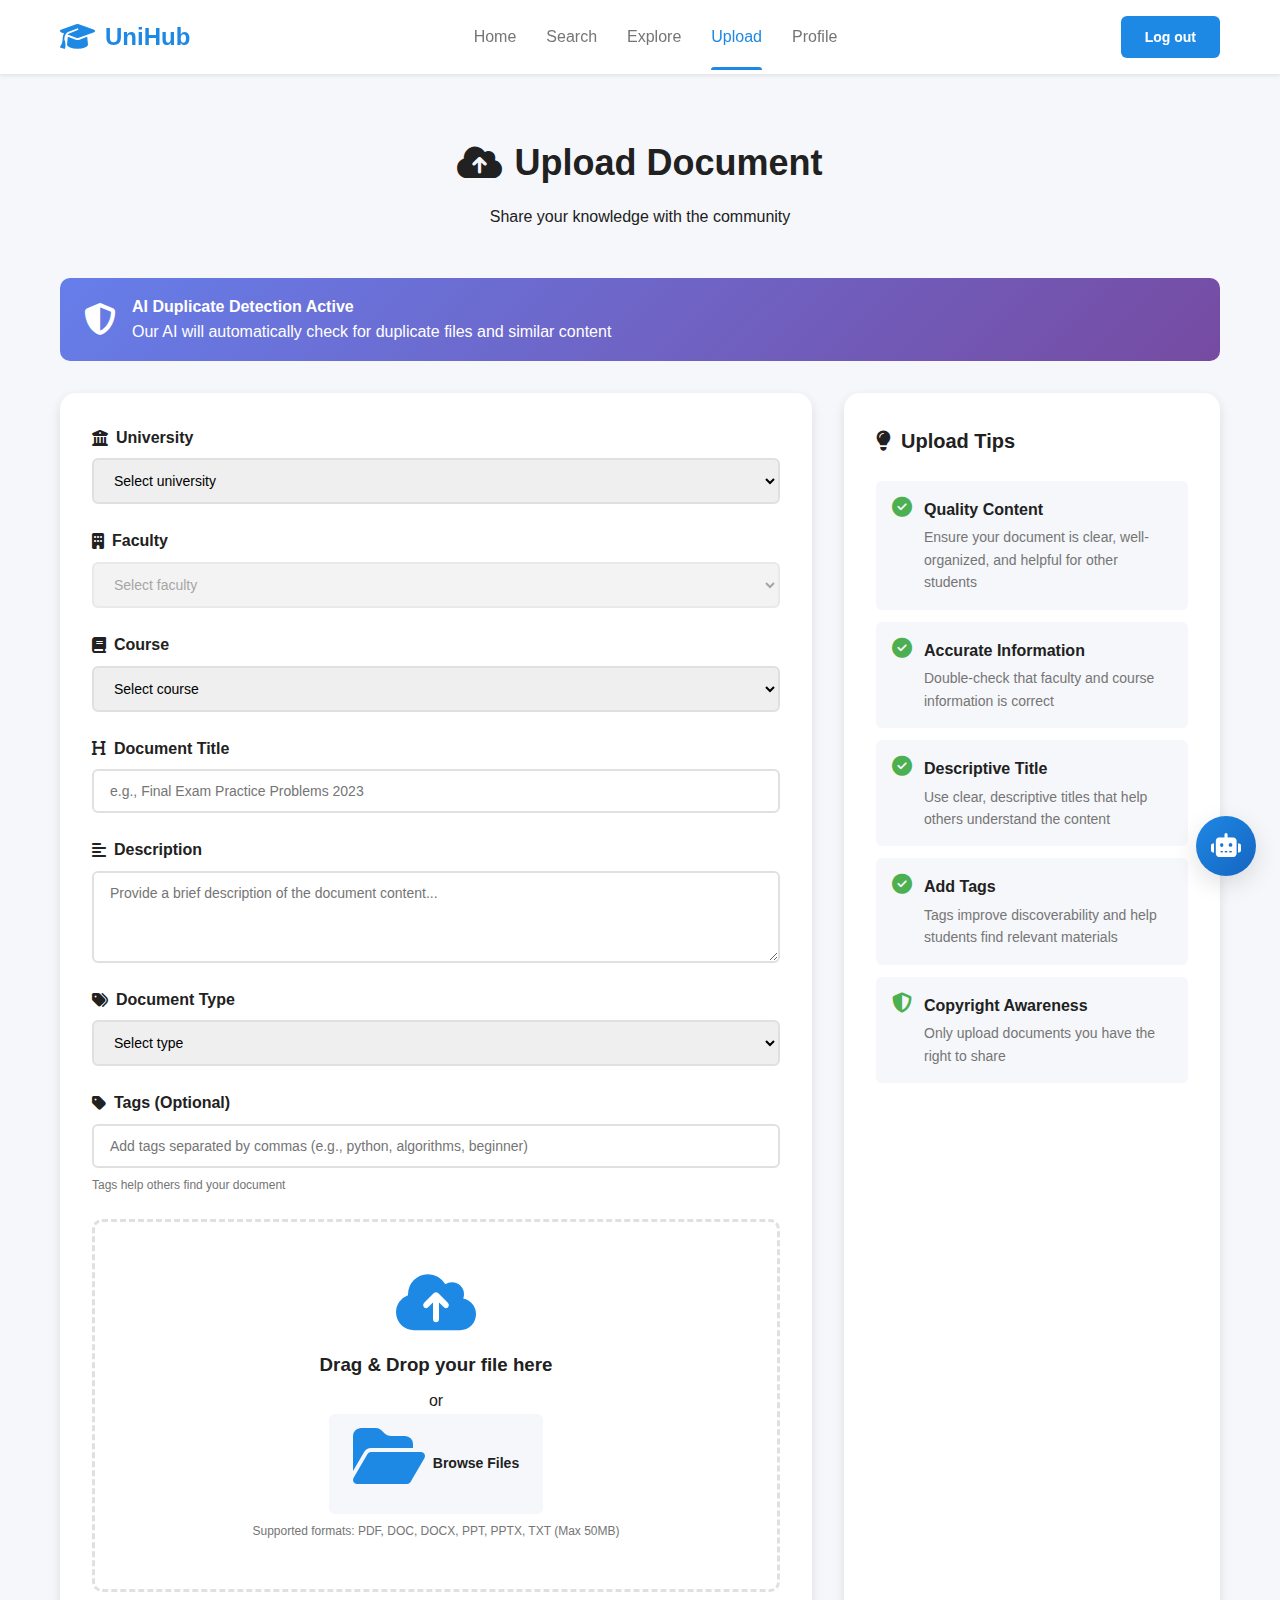
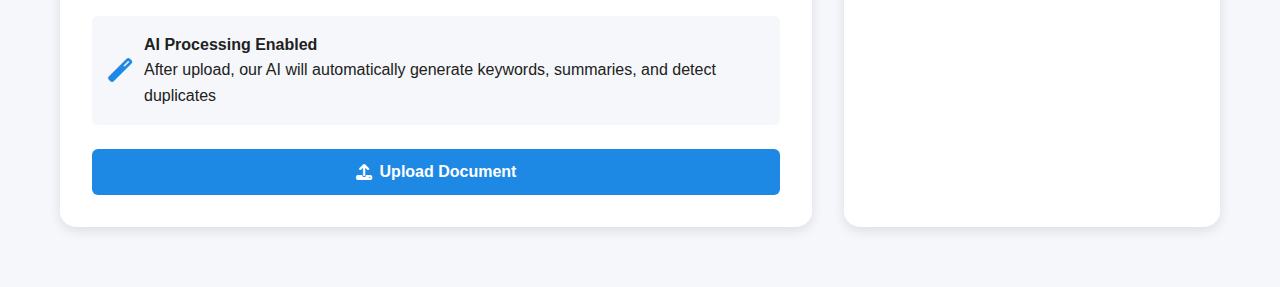
<file: public/upload.html>
<!DOCTYPE html>
<html lang="en">
<head>
    <meta charset="UTF-8">
    <meta name="viewport" content="width=device-width, initial-scale=1.0">
    <title>Upload Document - UniHub</title>
    <link rel="stylesheet" href="https://cdnjs.cloudflare.com/ajax/libs/font-awesome/6.4.0/css/all.min.css">
    <link rel="stylesheet" href="./css/styles.css">
</head>
<body>
    <header class="header">
        <div class="container">
            <div class="header-content">
                <div class="logo">
                    <i class="fas fa-graduation-cap"></i>
                    <span>UniHub</span>
                </div>
                <nav class="nav">
                    <a href="index.html" class="nav-link">Home</a>
                    <a href="search.html" class="nav-link">Search</a>
                    <a href="explorer.html" class="nav-link">Explore</a>
                    <a href="upload.html" class="nav-link active">Upload</a>
                    <a href="profile.html" class="nav-link">Profile</a>
                </nav>
                <a href="login.html" class="btn btn-primary">Log out</a>
            </div>
        </div>
    </header>

    <div class="upload-page">
        <div class="container">
            <div class="upload-header">
                <h1><i class="fas fa-cloud-upload-alt"></i> Upload Document</h1>
                <p>Share your knowledge with the community</p>
            </div>

            <div class="duplicate-detection">
                <i class="fas fa-shield-alt"></i>
                <div>
                    <strong>AI Duplicate Detection Active</strong>
                    <p>Our AI will automatically check for duplicate files and similar content</p>
                </div>
            </div>

            <div class="upload-container">
                <div class="upload-form-section">
                    <form class="upload-form" id="uploadForm">
                        <div class="form-group">
                            <label>
                                <i class="fas fa-university"></i>
                                University
                            </label>
                            <select id="university" required>
                                <option value="">Select university</option>
                            </select>
                        </div>

                        <div class="form-group">
                            <label>
                                <i class="fas fa-building"></i>
                                Faculty
                            </label>
                            <select id="faculty" required disabled>
                                <option value="">Select faculty</option>
                            </select>
                        </div>

                        <div class="form-group">
                            <label>
                                <i class="fas fa-book"></i>
                                Course
                            </label>
                            <select id="course" required>
                                <option value="">Select course</option>
                                <option value="ge101">GE101 - Triết học chính trị</option>
                                <option value="ge102">GE102 - Triết học Mác – Lênin</option>
                                <option value="ge103">GE103 - Kinh tế chính trị Mác – Lênin</option>
                                <option value="ge104">GE104 - Chủ nghĩa xã hội khoa học</option>
                                <option value="ge105">GE105 - Lịch sử Đảng Cộng sản Việt Nam</option>
                                <option value="ge106">GE106 - Tư tưởng Hồ Chí Minh</option>
                                <option value="ge107">GE107 - Pháp luật đại cương</option>
                                <option value="ge108">GE108 - Nhà nước và pháp luật</option>
                                <option value="ge109">GE109 - Logic học đại cương</option>
                                <option value="ge110">GE110 - Đạo đức học</option>

                                <option value="ge201">GE201 - Kỹ năng mềm</option>
                                <option value="ge202">GE202 - Kỹ năng giao tiếp</option>
                                <option value="ge203">GE203 - Kỹ năng thuyết trình</option>
                                <option value="ge204">GE204 - Tư duy phản biện</option>
                                <option value="ge205">GE205 - Viết học thuật</option>
                                <option value="ge206">GE206 - Tâm lý học đại cương</option>

                                <option value="ge301">GE301 - Giải tích</option>
                                <option value="ge302">GE302 - Đại số tuyến tính</option>
                                <option value="ge303">GE303 - Toán cao cấp</option>
                                <option value="ge304">GE304 - Xác suất – Thống kê</option>
                                <option value="ge305">GE305 - Vật lý đại cương</option>
                                <option value="ge306">GE306 - Hóa học đại cương</option>
                                <option value="ge307">GE307 - Sinh học đại cương</option>

                                <option value="ge401">GE401 - Cơ sở khoa học máy tính</option>
                                <option value="ge402">GE402 - Nhập môn tin học</option>

                                <option value="ge501">GE501 - Kinh tế vi mô</option>
                                <option value="ge502">GE502 - Kinh tế vĩ mô</option>
                                <option value="ge503">GE503 - Nguyên lý quản trị</option>
                                <option value="ge504">GE504 - Nguyên lý marketing</option>
                                <option value="ge505">GE505 - Tài chính – Tiền tệ</option>
                                <option value="ge506">GE506 - Kế toán căn bản</option>

                                <option value="ge601">GE601 - Xã hội học đại cương</option>
                                <option value="ge602">GE602 - Nhân học đại cương</option>
                                <option value="ge603">GE603 - Văn minh thế giới</option>
                                <option value="ge604">GE604 - Địa lý đại cương</option>
                                <option value="ge605">GE605 - Triết học phương Tây và phương Đông</option>

                                <option value="ge701">GE701 - Nhập môn lập trình</option>
                                <option value="ge702">GE702 - Cấu trúc dữ liệu cơ bản</option>
                                <option value="ge703">GE703 - Cơ sở điện tử</option>
                                <option value="ge704">GE704 - Cơ học đại cương</option>
                                <option value="ge705">GE705 - Vẽ kỹ thuật</option>
                                <option value="ge706">GE706 - Hình họa – Đồ họa kỹ thuật</option>
                                <option value="other">----- Không có -----</option>
                            </select>
                            <input type="text" id="courseCustom" class="course-custom-input" placeholder="Nhập tên khóa học" style="display: none;">
                        </div>

                        <div class="form-group">
                            <label>
                                <i class="fas fa-heading"></i>
                                Document Title
                            </label>
                            <input type="text" id="title" placeholder="e.g., Final Exam Practice Problems 2023" required>
                        </div>

                        <div class="form-group">
                            <label>
                                <i class="fas fa-align-left"></i>
                                Description
                            </label>
                            <textarea id="description" rows="4" placeholder="Provide a brief description of the document content..." required></textarea>
                        </div>

                        <div class="form-group">
                            <label>
                                <i class="fas fa-tags"></i>
                                Document Type
                            </label>
                            <select id="documentType" required>
                                <option value="">Select type</option>
                                <option value="lecture">Lecture Notes</option>
                                <option value="exam">Exam</option>
                                <option value="assignment">Assignment</option>
                                <option value="slides">Presentation Slides</option>
                                <option value="summary">Summary</option>
                                <option value="other">Other</option>
                            </select>
                        </div>

                        <div class="form-group">
                            <label>
                                <i class="fas fa-tag"></i>
                                Tags (Optional)
                            </label>
                            <input type="text" id="tags" placeholder="Add tags separated by commas (e.g., python, algorithms, beginner)">
                            <small>Tags help others find your document</small>
                        </div>

                        <div class="upload-dropzone" id="dropzone">
                            <div class="dropzone-content">
                                <i class="fas fa-cloud-upload-alt"></i>
                                <h3>Drag & Drop your file here</h3>
                                <p>or</p>
                                <label for="fileInput" class="btn btn-secondary">
                                    <i class="fas fa-folder-open"></i>
                                    Browse Files
                                </label>
                                <input type="file" id="fileInput" accept=".pdf,.doc,.docx,.ppt,.pptx,.txt" hidden>
                                <p class="file-info">Supported formats: PDF, DOC, DOCX, PPT, PPTX, TXT (Max 50MB)</p>
                            </div>
                            <div class="file-preview" id="filePreview" style="display: none;">
                                <div class="file-preview-content">
                                    <i class="fas fa-file-pdf"></i>
                                    <div class="file-details">
                                        <h4 id="fileName">document.pdf</h4>
                                        <p id="fileSize">2.5 MB</p>
                                    </div>
                                    <button type="button" class="remove-file" id="removeFile">
                                        <i class="fas fa-times"></i>
                                    </button>
                                </div>
                                <div class="upload-progress">
                                    <div class="progress-bar">
                                        <div class="progress-fill" id="progressFill"></div>
                                    </div>
                                    <span class="progress-text" id="progressText">0%</span>
                                </div>
                            </div>
                        </div>

                        <div class="ai-processing-info">
                            <i class="fas fa-magic"></i>
                            <div>
                                <strong>AI Processing Enabled</strong>
                                <p>After upload, our AI will automatically generate keywords, summaries, and detect duplicates</p>
                            </div>
                        </div>

                        <button type="submit" class="btn btn-primary btn-large btn-full">
                            <i class="fas fa-upload"></i>
                            Upload Document
                        </button>
                    </form>
                </div>

                <div class="upload-tips">
                    <h3><i class="fas fa-lightbulb"></i> Upload Tips</h3>
                    <div class="tip-card">
                        <i class="fas fa-check-circle"></i>
                        <div>
                            <strong>Quality Content</strong>
                            <p>Ensure your document is clear, well-organized, and helpful for other students</p>
                        </div>
                    </div>
                    <div class="tip-card">
                        <i class="fas fa-check-circle"></i>
                        <div>
                            <strong>Accurate Information</strong>
                            <p>Double-check that faculty and course information is correct</p>
                        </div>
                    </div>
                    <div class="tip-card">
                        <i class="fas fa-check-circle"></i>
                        <div>
                            <strong>Descriptive Title</strong>
                            <p>Use clear, descriptive titles that help others understand the content</p>
                        </div>
                    </div>
                    <div class="tip-card">
                        <i class="fas fa-check-circle"></i>
                        <div>
                            <strong>Add Tags</strong>
                            <p>Tags improve discoverability and help students find relevant materials</p>
                        </div>
                    </div>
                    <div class="tip-card">
                        <i class="fas fa-shield-alt"></i>
                        <div>
                            <strong>Copyright Awareness</strong>
                            <p>Only upload documents you have the right to share</p>
                        </div>
                    </div>
                </div>
            </div>
        </div>
    </div>

    <div class="ai-chatbot" id="aiChatbot">
        <button class="chatbot-toggle" id="chatbotToggle">
            <i class="fas fa-robot"></i>
        </button>
        <div class="chatbot-window" id="chatbotWindow">
            <div class="chatbot-header">
                <div>
                    <i class="fas fa-robot"></i>
                    <span>AI Search Assistant</span>
                </div>
                <button class="chatbot-close" id="chatbotClose">
                    <i class="fas fa-times"></i>
                </button>
            </div>
            <div class="chatbot-messages" id="chatbotMessages">
                <div class="chatbot-message bot-message">
                    <div class="message-avatar">
                        <i class="fas fa-robot"></i>
                    </div>
                    <div class="message-content">
                        Hello! I'm your AI assistant. How can I help you find documents today?
                    </div>
                </div>
            </div>
            <div class="chatbot-input">
                <input type="text" placeholder="Ask me anything..." id="chatbotInput">
                <button id="chatbotSend">
                    <i class="fas fa-paper-plane"></i>
                </button>
            </div>
        </div>
    </div>

    <script src="./js/script.js"></script>
    <script src="./js/upload.js"></script>
</body>
</html>
</file>
<file: public/css/styles.css>
* {
  margin: 0;
  padding: 0;
  box-sizing: border-box;
}

:root {
  --primary-color: #1e88e5;
  --primary-dark: #1565c0;
  --primary-light: #42a5f5;
  --secondary-color: #64b5f6;
  --accent-color: #0d47a1;
  --text-primary: #212121;
  --text-secondary: #757575;
  --bg-light: #f5f7fa;
  --bg-white: #ffffff;
  --border-color: #e0e0e0;
  --success-color: #4caf50;
  --warning-color: #ff9800;
  --error-color: #f44336;
  --shadow-sm: 0 2px 4px rgba(0, 0, 0, 0.08);
  --shadow-md: 0 4px 12px rgba(0, 0, 0, 0.1);
  --shadow-lg: 0 8px 24px rgba(0, 0, 0, 0.12);
  --radius-sm: 6px;
  --radius-md: 10px;
  --radius-lg: 16px;
}

body {
  font-family: -apple-system, BlinkMacSystemFont, "Segoe UI", Roboto,
    "Helvetica Neue", Arial, sans-serif;
  color: var(--text-primary);
  background-color: var(--bg-light);
  line-height: 1.6;
}

.container {
  max-width: 1200px;
  margin: 0 auto;
  padding: 0 20px;
}

.header {
  background: var(--bg-white);
  box-shadow: var(--shadow-sm);
  position: sticky;
  top: 0;
  z-index: 100;
}

.header-content {
  display: flex;
  align-items: center;
  justify-content: space-between;
  padding: 16px 0;
}

.logo {
  display: flex;
  align-items: center;
  gap: 10px;
  font-size: 24px;
  font-weight: 700;
  color: var(--primary-color);
}

.logo i {
  font-size: 28px;
}

.nav {
  display: flex;
  gap: 30px;
}

.nav-link {
  text-decoration: none;
  color: var(--text-secondary);
  font-weight: 500;
  transition: color 0.3s;
  position: relative;
}

.nav-link:hover,
.nav-link.active {
  color: var(--primary-color);
}

.nav-link.active::after {
  content: "";
  position: absolute;
  bottom: -20px;
  left: 0;
  right: 0;
  height: 3px;
  background: var(--primary-color);
  border-radius: 3px 3px 0 0;
}

.btn {
  padding: 10px 24px;
  border: none;
  border-radius: var(--radius-sm);
  font-weight: 600;
  cursor: pointer;
  transition: all 0.3s;
  text-decoration: none;
  display: inline-flex;
  align-items: center;
  gap: 8px;
  font-size: 14px;
}

.btn-primary {
  background: var(--primary-color);
  color: white;
}

.btn-primary:hover {
  background: var(--primary-dark);
  transform: translateY(-2px);
  box-shadow: var(--shadow-md);
}

.btn-secondary {
  background: var(--bg-light);
  color: var(--text-primary);
}

.btn-secondary:hover {
  background: var(--border-color);
}

.btn-large {
  padding: 14px 32px;
  font-size: 16px;
}

.btn-full {
  width: 100%;
  justify-content: center;
}

.btn-danger {
  background: var(--error-color);
  color: white;
}

.btn-danger:hover {
  background: #d32f2f;
}

.hero {
  background: linear-gradient(
    135deg,
    var(--primary-color) 0%,
    var(--primary-dark) 100%
  );
  color: white;
  padding: 80px 0;
  text-align: center;
}

.hero-content {
  max-width: 800px;
  margin: 0 auto;
}

.hero-title {
  font-size: 48px;
  font-weight: 700;
  margin-bottom: 20px;
  line-height: 1.2;
}

.hero-subtitle {
  font-size: 20px;
  margin-bottom: 40px;
  opacity: 0.95;
}

.hero-actions {
  display: flex;
  gap: 20px;
  justify-content: center;
}

.section-header {
  display: flex;
  align-items: center;
  gap: 12px;
  margin-bottom: 12px;
}

.section-header i {
  font-size: 28px;
  color: var(--primary-color);
}

.section-header h2 {
  font-size: 28px;
  font-weight: 700;
}

.section-subtitle {
  color: var(--text-secondary);
  margin-bottom: 30px;
}

.ai-recommendations,
.trending {
  padding: 60px 0;
}

.ai-recommendations {
  background: var(--bg-white);
}

.document-grid {
  display: grid;
  grid-template-columns: repeat(auto-fill, minmax(350px, 1fr));
  gap: 24px;
}

.document-card {
  background: var(--bg-white);
  border-radius: var(--radius-md);
  padding: 20px;
  box-shadow: var(--shadow-sm);
  display: flex;
  gap: 16px;
  transition: all 0.3s;
}

.document-card:hover {
  box-shadow: var(--shadow-md);
  transform: translateY(-4px);
}

.document-icon {
  font-size: 36px;
  color: var(--primary-color);
  width: 60px;
  height: 60px;
  display: flex;
  align-items: center;
  justify-content: center;
  background: var(--bg-light);
  border-radius: var(--radius-sm);
}

.document-content h3 {
  font-size: 16px;
  font-weight: 600;
  margin-bottom: 8px;
  color: var(--text-primary);
}

.document-meta {
  display: flex;
  gap: 8px;
  margin-bottom: 8px;
  flex-wrap: wrap;
}

.tag {
  background: var(--bg-light);
  color: var(--text-secondary);
  padding: 4px 10px;
  border-radius: var(--radius-sm);
  font-size: 12px;
  font-weight: 500;
}

.document-info {
  display: flex;
  gap: 16px;
  font-size: 13px;
  color: var(--text-secondary);
  flex-wrap: wrap;
}

.document-info span {
  display: flex;
  align-items: center;
  gap: 4px;
}

.document-actions {
  display: flex;
  gap: 8px;
}

.icon-btn {
  background: var(--bg-light);
  border: none;
  width: 36px;
  height: 36px;
  border-radius: var(--radius-sm);
  cursor: pointer;
  display: flex;
  align-items: center;
  justify-content: center;
  color: var(--text-secondary);
  transition: all 0.3s;
}

.icon-btn:hover {
  background: var(--primary-color);
  color: white;
}

.trending-card {
  position: relative;
}

.trending-badge {
  position: absolute;
  top: 12px;
  right: 12px;
  background: linear-gradient(135deg, #ffd700, #ffa500);
  color: white;
  width: 40px;
  height: 40px;
  border-radius: 50%;
  display: flex;
  flex-direction: column;
  align-items: center;
  justify-content: center;
  font-weight: 700;
  font-size: 14px;
  box-shadow: var(--shadow-md);
}

.trending-badge i {
  font-size: 12px;
}

.footer {
  background: var(--text-primary);
  color: white;
  padding: 60px 0 20px;
  margin-top: 80px;
}

.footer-content {
  display: grid;
  grid-template-columns: repeat(auto-fit, minmax(250px, 1fr));
  gap: 40px;
  margin-bottom: 40px;
}

.footer-section h4 {
  margin-bottom: 16px;
  font-size: 18px;
}

.footer-section ul {
  list-style: none;
}

.footer-section ul li {
  margin-bottom: 10px;
}

.footer-section a {
  color: rgba(255, 255, 255, 0.7);
  text-decoration: none;
  transition: color 0.3s;
}

.footer-section a:hover {
  color: white;
}

.social-links {
  display: flex;
  gap: 12px;
}

.social-links a {
  width: 40px;
  height: 40px;
  background: rgba(255, 255, 255, 0.1);
  border-radius: 50%;
  display: flex;
  align-items: center;
  justify-content: center;
  font-size: 18px;
}

.social-links a:hover {
  background: var(--primary-color);
}

.footer-bottom {
  border-top: 1px solid rgba(255, 255, 255, 0.1);
  padding-top: 20px;
  text-align: center;
  color: rgba(255, 255, 255, 0.7);
}

.auth-page {
  background: linear-gradient(
    135deg,
    var(--primary-color) 0%,
    var(--primary-dark) 100%
  );
  min-height: 100vh;
  display: flex;
  align-items: center;
  justify-content: center;
  padding: 20px;
}

.auth-container {
  width: 100%;
  max-width: 480px;
}

.auth-card {
  background: var(--bg-white);
  border-radius: var(--radius-lg);
  padding: 48px;
  box-shadow: var(--shadow-lg);
}

.auth-logo {
  text-align: center;
  margin-bottom: 32px;
}

.auth-logo i {
  font-size: 48px;
  color: var(--primary-color);
}

.auth-logo h1 {
  font-size: 32px;
  color: var(--text-primary);
  margin-top: 12px;
}

.auth-title {
  font-size: 28px;
  text-align: center;
  margin-bottom: 8px;
}

.auth-subtitle {
  text-align: center;
  color: var(--text-secondary);
  margin-bottom: 32px;
}

.auth-form {
  display: flex;
  flex-direction: column;
  gap: 20px;
}

.form-group {
  display: flex;
  flex-direction: column;
  gap: 8px;
}

.form-group label {
  font-weight: 600;
  color: var(--text-primary);
  display: flex;
  align-items: center;
  gap: 8px;
}

.form-group input,
.form-group select,
.form-group textarea {
  padding: 12px 16px;
  border: 2px solid var(--border-color);
  border-radius: var(--radius-sm);
  font-size: 14px;
  transition: border-color 0.3s;
  font-family: inherit;
}

.form-group input:focus,
.form-group select:focus,
.form-group textarea:focus {
  outline: none;
  border-color: var(--primary-color);
}

.form-group small {
  color: var(--text-secondary);
  font-size: 12px;
}

.form-options {
  display: flex;
  justify-content: space-between;
  align-items: center;
}

.checkbox-label {
  display: flex;
  align-items: center;
  gap: 8px;
  cursor: pointer;
  font-size: 14px;
}

.link {
  color: var(--primary-color);
  text-decoration: none;
  font-weight: 600;
}

.link:hover {
  text-decoration: underline;
}

.auth-divider {
  text-align: center;
  margin: 24px 0;
  position: relative;
}

.auth-divider::before,
.auth-divider::after {
  content: "";
  position: absolute;
  top: 50%;
  width: 45%;
  height: 1px;
  background: var(--border-color);
}

.auth-divider::before {
  left: 0;
}

.auth-divider::after {
  right: 0;
}

.auth-divider span {
  background: var(--bg-white);
  padding: 0 12px;
  color: var(--text-secondary);
}

.btn-social {
  background: var(--bg-white);
  border: 2px solid var(--border-color);
  color: var(--text-primary);
  width: 100%;
  justify-content: center;
}

.btn-social:hover {
  border-color: var(--primary-color);
  background: var(--bg-light);
}

.auth-switch {
  text-align: center;
  margin-top: 24px;
  color: var(--text-secondary);
}

.explorer-layout {
  display: flex;
  min-height: calc(100vh - 64px);
}

.sidebar {
  width: 300px;
  background: var(--bg-white);
  border-right: 1px solid var(--border-color);
  height: calc(100vh - 64px);
  position: sticky;
  top: 64px;
  overflow-y: auto;
}

.sidebar-header {
  padding: 24px 20px;
  border-bottom: 1px solid var(--border-color);
}

.sidebar-header h3 {
  display: flex;
  align-items: center;
  gap: 10px;
  font-size: 18px;
}

.sidebar-content {
  padding: 12px;
}

.tree-item {
  margin-bottom: 4px;
}

.tree-header {
  display: flex;
  align-items: center;
  gap: 8px;
  padding: 10px 12px;
  border-radius: var(--radius-sm);
  cursor: pointer;
  transition: background 0.3s;
}

.tree-header:hover {
  background: var(--bg-light);
}

.tree-header i {
  color: var(--text-secondary);
}

.tree-children {
  padding-left: 24px;
  margin-top: 4px;
}

.course-item {
  padding: 8px 12px;
  margin-bottom: 2px;
  border-radius: var(--radius-sm);
  cursor: pointer;
  transition: all 0.3s;
}

.course-item:hover {
  background: var(--bg-light);
}

.course-item.active {
  background: var(--primary-light);
  color: white;
}

.course-item.active i {
  color: white;
}

.main-content {
  flex: 1;
  padding: 32px;
}

.content-header {
  display: flex;
  justify-content: space-between;
  align-items: flex-start;
  margin-bottom: 24px;
  justify-content: center;
}

.content-header h1 {
  font-size: 32px;
  margin-bottom: 8px;
}

.breadcrumb {
  display: flex;
  align-items: center;
  gap: 8px;
  color: var(--text-secondary);
  font-size: 14px;
}

.content-filters {
  display: flex;
  justify-content: space-between;
  align-items: center;
  margin-bottom: 24px;
  padding: 16px;
  background: var(--bg-white);
  border-radius: var(--radius-md);
}

.filter-group {
  display: flex;
  gap: 8px;
}

.filter-btn {
  padding: 8px 16px;
  border: 2px solid var(--border-color);
  background: var(--bg-white);
  border-radius: var(--radius-sm);
  cursor: pointer;
  font-weight: 500;
  transition: all 0.3s;
}

.filter-btn:hover,
.filter-btn.active {
  border-color: var(--primary-color);
  background: var(--primary-color);
  color: white;
}

.sort-group {
  display: flex;
  align-items: center;
  gap: 12px;
}

.sort-select {
  padding: 8px 12px;
  border: 2px solid var(--border-color);
  border-radius: var(--radius-sm);
  cursor: pointer;
}

.document-list {
  display: flex;
  flex-direction: column;
  gap: 20px;
}

.document-card-large {
  background: var(--bg-white);
  border-radius: var(--radius-md);
  padding: 24px;
  box-shadow: var(--shadow-sm);
  display: flex;
  gap: 20px;
  transition: all 0.3s;
  position: relative;
}

.document-card-large:hover {
  box-shadow: var(--shadow-md);
  transform: translateY(-2px);
}

.document-icon-large {
  font-size: 48px;
  color: var(--primary-color);
  width: 80px;
  height: 80px;
  display: flex;
  align-items: center;
  justify-content: center;
  background: var(--bg-light);
  border-radius: var(--radius-md);
  flex-shrink: 0;
}

.document-content-large {
  flex: 1;
}

.document-content-large h3 {
  font-size: 20px;
  margin-bottom: 8px;
}

.document-description {
  color: var(--text-secondary);
  margin-bottom: 12px;
  line-height: 1.5;
}

.document-actions-large {
  display: flex;
  flex-direction: column;
  gap: 12px;
  align-items: flex-end;
}

.icon-btn-large {
  background: var(--bg-light);
  border: none;
  padding: 10px 16px;
  border-radius: var(--radius-sm);
  cursor: pointer;
  display: flex;
  align-items: center;
  gap: 8px;
  color: var(--text-secondary);
  font-weight: 600;
  transition: all 0.3s;
}

.icon-btn-large:hover {
  background: var(--primary-color);
  color: white;
}

.icon-btn-large.upvoted {
  background: var(--primary-color);
  color: white;
}

.rating {
  color: #ffa500;
  font-weight: 600;
}

.ai-summary-badge {
  position: absolute;
  top: 16px;
  right: 16px;
  background: linear-gradient(135deg, #667eea, #764ba2);
  color: white;
  padding: 6px 12px;
  border-radius: var(--radius-sm);
  font-size: 12px;
  font-weight: 600;
  display: flex;
  align-items: center;
  gap: 6px;
}

.ai-keywords {
  display: flex;
  gap: 8px;
  margin-bottom: 12px;
  flex-wrap: wrap;
}

.keyword-tag {
  background: linear-gradient(135deg, #667eea, #764ba2);
  color: white;
  padding: 4px 10px;
  border-radius: var(--radius-sm);
  font-size: 12px;
  font-weight: 500;
}

.upload-page {
  padding: 60px 0;
}

.upload-header {
  text-align: center;
  margin-bottom: 48px;
}

.upload-header h1 {
  font-size: 36px;
  margin-bottom: 12px;
  display: flex;
  align-items: center;
  justify-content: center;
  gap: 12px;
}

.duplicate-detection {
  background: linear-gradient(135deg, #667eea, #764ba2);
  color: white;
  padding: 16px 24px;
  border-radius: var(--radius-md);
  display: flex;
  align-items: center;
  gap: 16px;
  margin-bottom: 32px;
}

.duplicate-detection i {
  font-size: 32px;
}

.upload-container {
  display: grid;
  grid-template-columns: 2fr 1fr;
  gap: 32px;
}

.upload-form-section {
  background: var(--bg-white);
  border-radius: var(--radius-lg);
  padding: 32px;
  box-shadow: var(--shadow-md);
}

.upload-form {
  display: flex;
  flex-direction: column;
  gap: 24px;
}

.upload-dropzone {
  border: 3px dashed var(--border-color);
  border-radius: var(--radius-md);
  padding: 48px;
  text-align: center;
  transition: all 0.3s;
  cursor: pointer;
}

.upload-dropzone:hover {
  border-color: var(--primary-color);
  background: var(--bg-light);
}

.dropzone-content i {
  font-size: 64px;
  color: var(--primary-color);
  margin-bottom: 16px;
}

.dropzone-content h3 {
  margin-bottom: 8px;
}

.file-info {
  color: var(--text-secondary);
  font-size: 12px;
  margin-top: 8px;
}

.file-preview {
  display: flex;
  flex-direction: column;
  gap: 16px;
}

.file-preview-content {
  display: flex;
  align-items: center;
  gap: 16px;
  padding: 16px;
  background: var(--bg-light);
  border-radius: var(--radius-sm);
}

.file-preview-content i {
  font-size: 48px;
  color: var(--error-color);
}

.file-details {
  flex: 1;
}

.file-details h4 {
  margin-bottom: 4px;
}

.file-details p {
  color: var(--text-secondary);
  font-size: 14px;
}

.remove-file {
  background: var(--error-color);
  color: white;
  border: none;
  width: 32px;
  height: 32px;
  border-radius: 50%;
  cursor: pointer;
  display: flex;
  align-items: center;
  justify-content: center;
}

.upload-progress {
  display: flex;
  align-items: center;
  gap: 12px;
}

.progress-bar {
  flex: 1;
  height: 8px;
  background: var(--bg-light);
  border-radius: 4px;
  overflow: hidden;
}

.progress-fill {
  height: 100%;
  background: var(--primary-color);
  transition: width 0.3s;
}

.ai-processing-info {
  background: var(--bg-light);
  padding: 16px;
  border-radius: var(--radius-sm);
  display: flex;
  align-items: center;
  gap: 12px;
}

.ai-processing-info i {
  font-size: 24px;
  color: var(--primary-color);
}

.upload-tips {
  background: var(--bg-white);
  border-radius: var(--radius-lg);
  padding: 32px;
  box-shadow: var(--shadow-md);
}

.upload-tips h3 {
  display: flex;
  align-items: center;
  gap: 10px;
  margin-bottom: 24px;
  font-size: 20px;
}

.tip-card {
  display: flex;
  gap: 12px;
  padding: 16px;
  background: var(--bg-light);
  border-radius: var(--radius-sm);
  margin-bottom: 12px;
}

.tip-card i {
  color: var(--success-color);
  font-size: 20px;
  flex-shrink: 0;
}

.tip-card strong {
  display: block;
  margin-bottom: 4px;
}

.tip-card p {
  color: var(--text-secondary);
  font-size: 14px;
}

.search-page {
  padding: 60px 0;
}

.search-hero {
  text-align: center;
  margin-bottom: 48px;
}

.search-hero h1 {
  font-size: 36px;
  margin-bottom: 32px;
}

.search-box-large {
  max-width: 800px;
  margin: 0 auto 16px;
  display: flex;
  background: var(--bg-white);
  border-radius: var(--radius-md);
  padding: 8px;
  box-shadow: var(--shadow-md);
}

.search-box-large i {
  padding: 12px;
  color: var(--text-secondary);
}

.search-box-large input {
  flex: 1;
  border: none;
  font-size: 16px;
  padding: 12px;
}

.search-box-large input:focus {
  outline: none;
}

.quick-searches {
  display: flex;
  gap: 12px;
  justify-content: center;
  align-items: center;
  flex-wrap: wrap;
}

.quick-searches span {
  color: var(--text-secondary);
  font-weight: 600;
}

.quick-searches a {
  color: var(--primary-color);
  text-decoration: none;
  font-weight: 500;
}

.quick-searches a:hover {
  text-decoration: underline;
}

.search-layout {
  display: grid;
  grid-template-columns: 280px 1fr;
  gap: 32px;
}

.search-filters {
  background: var(--bg-white);
  border-radius: var(--radius-md);
  padding: 24px;
  height: fit-content;
  position: sticky;
  top: 80px;
}

.search-filters h3 {
  display: flex;
  align-items: center;
  gap: 10px;
  margin-bottom: 24px;
  font-size: 18px;
}

.filter-section {
  margin-bottom: 24px;
}

.filter-section h4 {
  margin-bottom: 12px;
  font-size: 14px;
  font-weight: 700;
  text-transform: uppercase;
  color: var(--text-secondary);
}

.filter-section .checkbox-label {
  margin-bottom: 8px;
  font-weight: normal;
}

.count {
  color: var(--text-secondary);
  font-size: 12px;
}

.search-results {
  background: var(--bg-white);
  border-radius: var(--radius-md);
  padding: 32px;
}

.results-header {
  display: flex;
  justify-content: space-between;
  align-items: center;
  margin-bottom: 24px;
}

.results-count {
  color: var(--text-secondary);
  font-weight: normal;
}

.pagination {
  display: flex;
  justify-content: center;
  gap: 8px;
  margin-top: 32px;
}

.page-btn {
  width: 40px;
  height: 40px;
  border: 2px solid var(--border-color);
  background: var(--bg-white);
  border-radius: var(--radius-sm);
  cursor: pointer;
  font-weight: 600;
  transition: all 0.3s;
}

.page-btn:hover:not(:disabled),
.page-btn.active {
  border-color: var(--primary-color);
  background: var(--primary-color);
  color: white;
}

.page-btn:disabled {
  opacity: 0.5;
  cursor: not-allowed;
}

.profile-page {
  padding: 60px 0;
}

.profile-header {
  background: var(--bg-white);
  border-radius: var(--radius-lg);
  padding: 40px;
  margin-bottom: 32px;
  box-shadow: var(--shadow-md);
  display: flex;
  gap: 32px;
  align-items: flex-start;
}

.profile-avatar {
  position: relative;
}

.profile-avatar img {
  width: 120px;
  height: 120px;
  border-radius: 50%;
  object-fit: cover;
  border: 4px solid var(--primary-color);
}

.avatar-edit {
  position: absolute;
  bottom: 0;
  right: 0;
  background: var(--primary-color);
  color: white;
  border: none;
  width: 36px;
  height: 36px;
  border-radius: 50%;
  cursor: pointer;
  box-shadow: var(--shadow-md);
}

.profile-info {
  flex: 1;
}

.profile-info h1 {
  font-size: 32px;
  margin-bottom: 8px;
}

.profile-subtitle {
  color: var(--text-secondary);
  margin-bottom: 4px;
  display: flex;
  align-items: center;
  gap: 8px;
}

.profile-stats {
  display: flex;
  gap: 32px;
  margin-top: 24px;
}

.stat {
  display: flex;
  flex-direction: column;
}

.stat-value {
  font-size: 28px;
  font-weight: 700;
  color: var(--primary-color);
}

.stat-label {
  color: var(--text-secondary);
  font-size: 14px;
}

.profile-actions {
  display: flex;
  flex-direction: column;
  gap: 12px;
}

.profile-content {
  background: var(--bg-white);
  border-radius: var(--radius-lg);
  padding: 32px;
  box-shadow: var(--shadow-md);
}

.profile-tabs {
  display: flex;
  gap: 8px;
  margin-bottom: 32px;
  border-bottom: 2px solid var(--border-color);
}

.tab-btn {
  padding: 12px 24px;
  border: none;
  background: none;
  cursor: pointer;
  font-weight: 600;
  color: var(--text-secondary);
  display: flex;
  align-items: center;
  gap: 8px;
  position: relative;
  transition: color 0.3s;
}

.tab-btn:hover,
.tab-btn.active {
  color: var(--primary-color);
}

.tab-btn.active::after {
  content: "";
  position: absolute;
  bottom: -2px;
  left: 0;
  right: 0;
  height: 3px;
  background: var(--primary-color);
  border-radius: 3px 3px 0 0;
}

.tab-content {
  display: none;
}

.tab-content.active {
  display: block;
}

.empty-state {
  text-align: center;
  padding: 60px 20px;
}

.empty-state i {
  font-size: 64px;
  color: var(--text-secondary);
  margin-bottom: 16px;
}

.empty-state h3 {
  margin-bottom: 8px;
}

.empty-state p {
  color: var(--text-secondary);
  margin-bottom: 24px;
}

.activity-stats {
  display: grid;
  grid-template-columns: repeat(auto-fit, minmax(250px, 1fr));
  gap: 24px;
  margin-bottom: 32px;
}

.activity-card {
  background: var(--bg-light);
  padding: 24px;
  border-radius: var(--radius-md);
  text-align: center;
}

.activity-card i {
  font-size: 36px;
  color: var(--primary-color);
  margin-bottom: 12px;
}

.activity-card h3 {
  font-size: 16px;
  color: var(--text-secondary);
  margin-bottom: 8px;
}

.activity-value {
  font-size: 24px;
  font-weight: 700;
  color: var(--primary-color);
}

.activity-timeline h3 {
  margin-bottom: 24px;
}

.timeline-item {
  display: flex;
  gap: 16px;
  margin-bottom: 24px;
}

.timeline-icon {
  width: 48px;
  height: 48px;
  background: var(--primary-light);
  border-radius: 50%;
  display: flex;
  align-items: center;
  justify-content: center;
  color: white;
  flex-shrink: 0;
}

.timeline-content h4 {
  margin-bottom: 4px;
}

.timeline-content p {
  color: var(--text-secondary);
  font-size: 14px;
  margin-bottom: 4px;
}

.timeline-date {
  color: var(--text-secondary);
  font-size: 12px;
}

.ai-chatbot {
  position: fixed;
  bottom: 24px;
  right: 24px;
  z-index: 1000;
}

.chatbot-toggle {
  width: 60px;
  height: 60px;
  border-radius: 50%;
  background: linear-gradient(
    135deg,
    var(--primary-color),
    var(--primary-dark)
  );
  color: white;
  border: none;
  cursor: pointer;
  box-shadow: var(--shadow-lg);
  font-size: 24px;
  transition: transform 0.3s;
}

.chatbot-toggle:hover {
  transform: scale(1.1);
}

.chatbot-window {
  position: absolute;
  bottom: 80px;
  right: 0;
  width: 380px;
  height: 500px;
  background: var(--bg-white);
  border-radius: var(--radius-lg);
  box-shadow: var(--shadow-lg);
  display: none;
  flex-direction: column;
}

.chatbot-window.active {
  display: flex;
}

.chatbot-header {
  background: linear-gradient(
    135deg,
    var(--primary-color),
    var(--primary-dark)
  );
  color: white;
  padding: 16px;
  border-radius: var(--radius-lg) var(--radius-lg) 0 0;
  display: flex;
  justify-content: space-between;
  align-items: center;
}

.chatbot-header div {
  display: flex;
  align-items: center;
  gap: 10px;
}

.chatbot-close {
  background: none;
  border: none;
  color: white;
  cursor: pointer;
  font-size: 20px;
}

.chatbot-messages {
  flex: 1;
  padding: 16px;
  overflow-y: auto;
  display: flex;
  flex-direction: column;
  gap: 12px;
}

.chatbot-message {
  display: flex;
  gap: 10px;
  animation: slideIn 0.3s;
}

@keyframes slideIn {
  from {
    opacity: 0;
    transform: translateY(10px);
  }
  to {
    opacity: 1;
    transform: translateY(0);
  }
}

.message-avatar {
  width: 32px;
  height: 32px;
  border-radius: 50%;
  background: var(--primary-color);
  color: white;
  display: flex;
  align-items: center;
  justify-content: center;
  flex-shrink: 0;
}

.message-content {
  background: var(--bg-light);
  padding: 10px 14px;
  border-radius: var(--radius-sm);
  max-width: 80%;
}

.user-message {
  flex-direction: row-reverse;
}

.user-message .message-avatar {
  background: var(--text-secondary);
}

.user-message .message-content {
  background: var(--primary-color);
  color: white;
}

.chatbot-input {
  padding: 16px;
  border-top: 1px solid var(--border-color);
  display: flex;
  gap: 8px;
}

.chatbot-input input {
  flex: 1;
  padding: 10px 14px;
  border: 2px solid var(--border-color);
  border-radius: var(--radius-sm);
  font-size: 14px;
}

.chatbot-input input:focus {
  outline: none;
  border-color: var(--primary-color);
}

.chatbot-input button {
  width: 40px;
  height: 40px;
  border-radius: var(--radius-sm);
  background: var(--primary-color);
  color: white;
  border: none;
  cursor: pointer;
  display: flex;
  align-items: center;
  justify-content: center;
}

@media (max-width: 1024px) {
  .explorer-layout {
    flex-direction: column;
  }

  .sidebar {
    width: 100%;
    height: auto;
    position: relative;
    top: 0;
  }

  .upload-container {
    grid-template-columns: 1fr;
  }

  .search-layout {
    grid-template-columns: 1fr;
  }

  .search-filters {
    position: relative;
    top: 0;
  }
}

@media (max-width: 768px) {
  .hero-title {
    font-size: 32px;
  }

  .hero-actions {
    flex-direction: column;
  }

  .document-grid {
    grid-template-columns: 1fr;
  }

  .profile-header {
    flex-direction: column;
    text-align: center;
  }

  .profile-stats {
    justify-content: center;
  }

  .profile-actions {
    width: 100%;
  }

  .document-card-large {
    flex-direction: column;
  }

  .document-actions-large {
    flex-direction: row;
    justify-content: space-between;
    width: 100%;
  }

  .chatbot-window {
    width: calc(100vw - 48px);
    right: 24px;
  }
}
</file>
